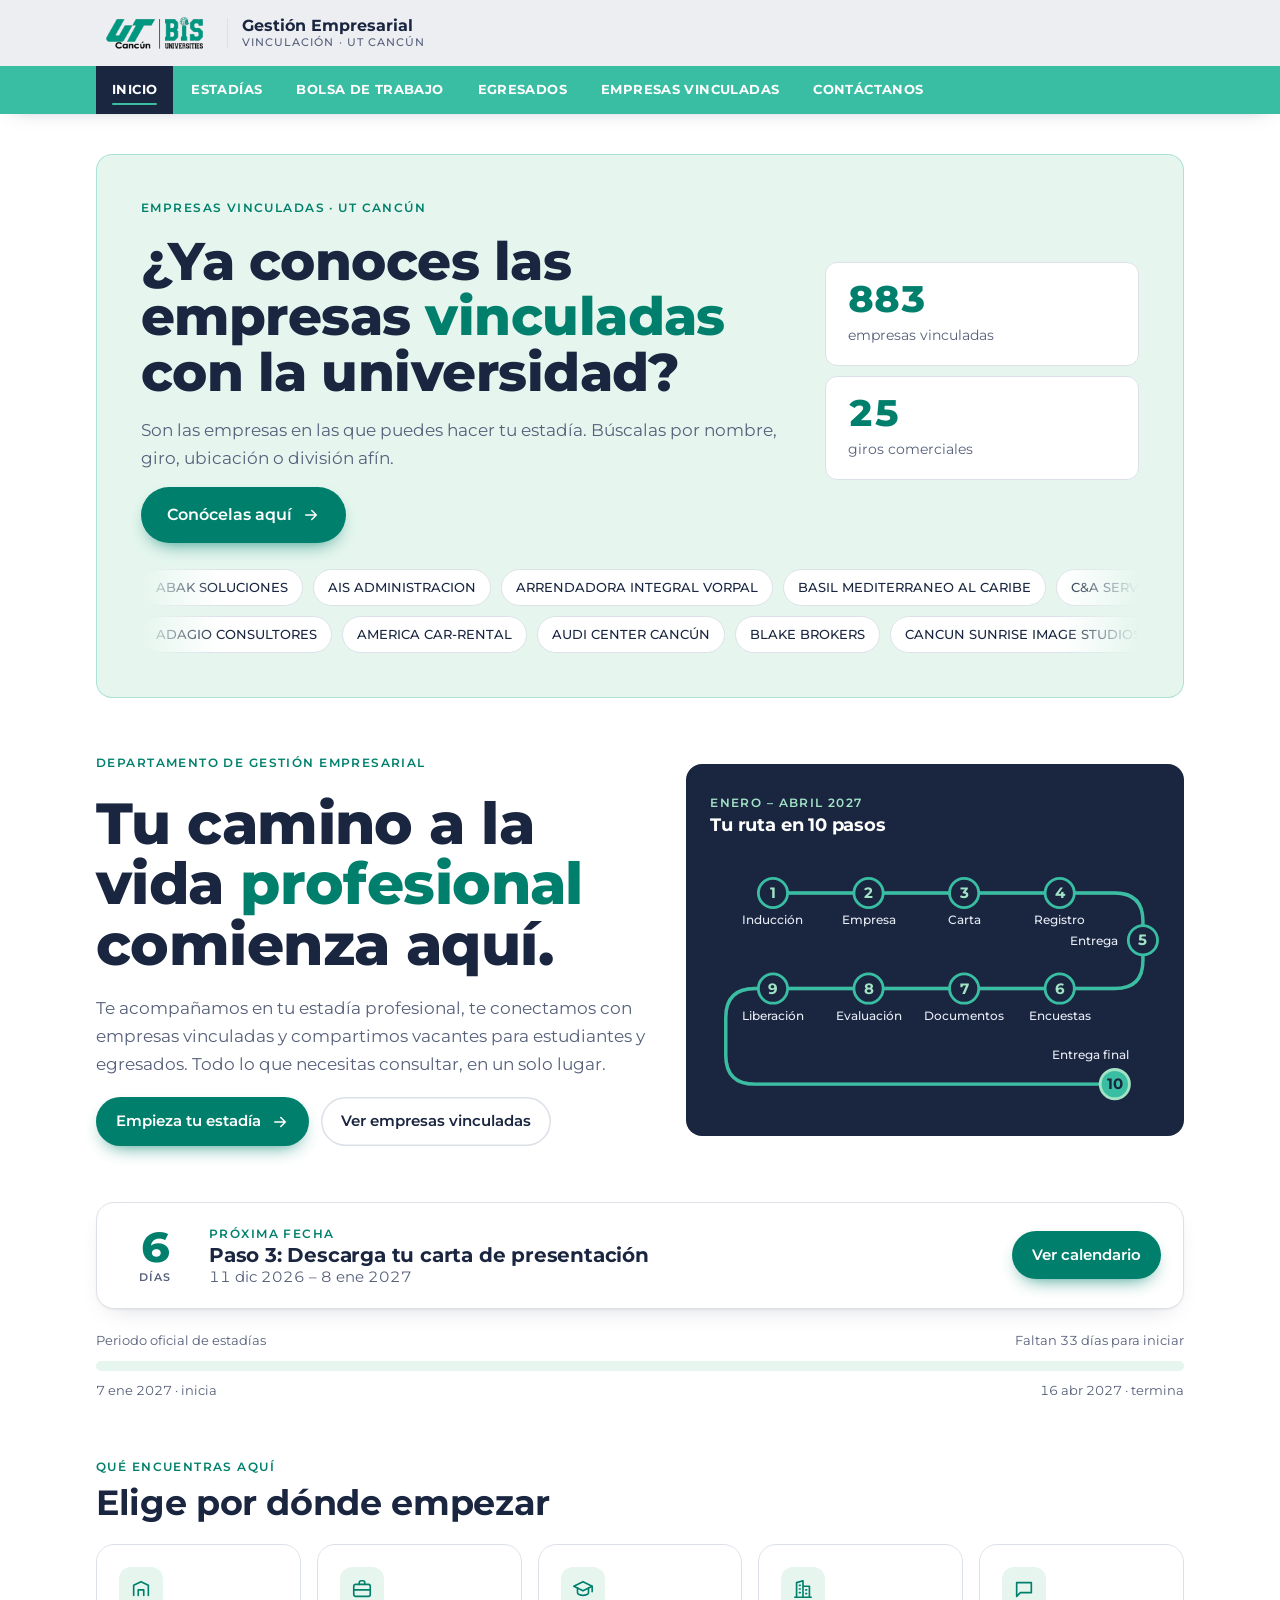
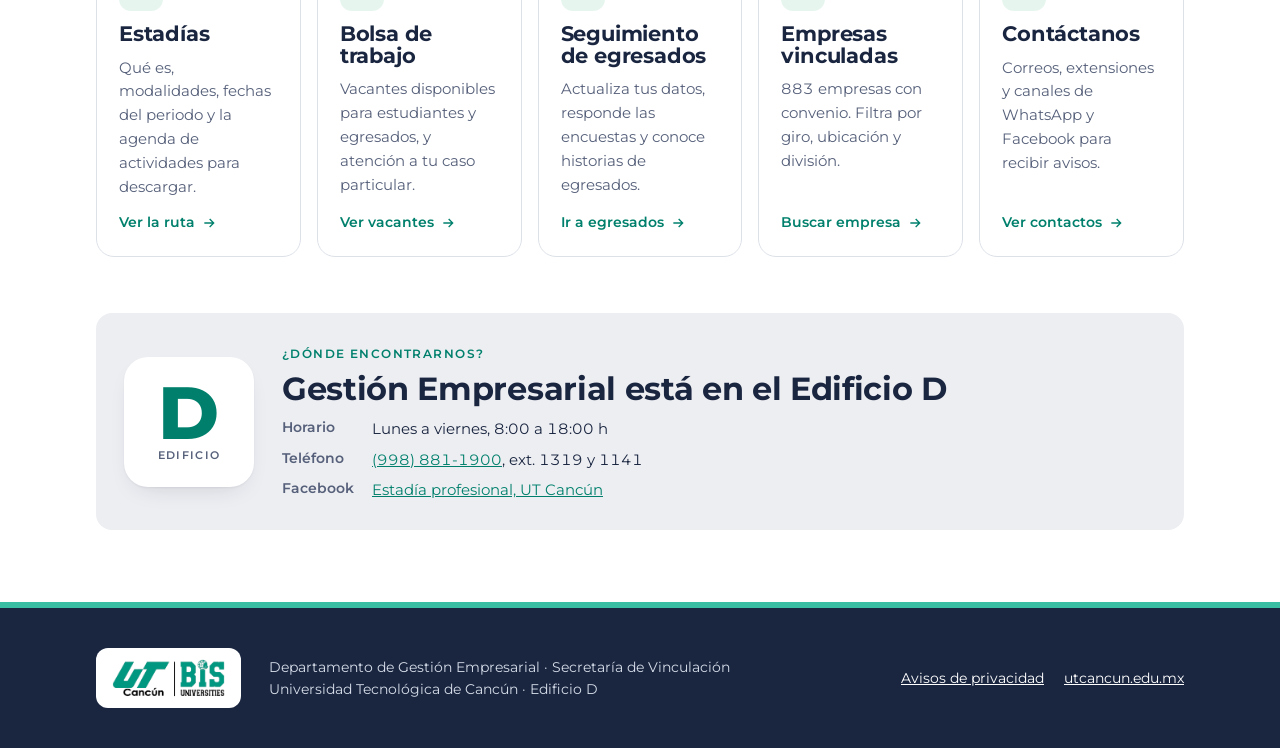
<file: index.html>
<!doctype html>
<html lang="es">
<head>
<meta charset="utf-8">
<meta name="viewport" content="width=device-width, initial-scale=1, viewport-fit=cover">
<title>Gestión Empresarial UT Cancún</title>
<meta name="description" content="Estadías profesionales, bolsa de trabajo y empresas vinculadas de la Universidad Tecnológica de Cancún.">
<link rel="preconnect" href="https://fonts.googleapis.com">
<link rel="preconnect" href="https://fonts.gstatic.com" crossorigin>
<link rel="stylesheet" href="https://fonts.googleapis.com/css2?family=Montserrat:wght@400;500;600;700;800&display=swap">
<link rel="icon" type="image/png" href="img/logo-ut-cancun.png">
<link rel="stylesheet" href="css/styles.css?v=202611171300">
</head>
<body>
<header class="top">
  <div class="bar"><div class="wrap">
    <a class="brand" href="#inicio" aria-label="Inicio, Gestión Empresarial UT Cancún">
      <span class="chip"><img src="img/logo-ut-cancun.png" alt="UT Cancún · BIS Universities"></span>
      <span class="dept">Gestión Empresarial<small>Vinculación · UT Cancún</small></span>
    </a>
    <button class="burger" id="burger" aria-label="Abrir menú" aria-expanded="false" aria-controls="nav"><span></span></button>
  </div></div>
  <div class="navbar"><div class="wrap">
    <nav class="nav" id="nav" aria-label="Principal">
      <a href="#inicio" data-nav="inicio">Inicio</a>
      <a href="#estadias" data-nav="estadias">Estadías</a>
      <a href="#bolsa" data-nav="bolsa">Bolsa de trabajo</a>
      <a href="#egresados" data-nav="egresados">Egresados</a>
      <a href="#empresas" data-nav="empresas">Empresas vinculadas</a>
      <a href="#contacto" data-nav="contacto">Contáctanos</a>
    </nav>
  </div></div>
</header>

<main id="main">

<!-- ================= INICIO ================= -->
<section class="view wrap" data-view="inicio">
  <div class="intro rise" style="--i:0">
    <div class="intro-top">
      <div class="intro-copy">
        <span class="eyebrow rise" style="--i:1">Empresas vinculadas · UT Cancún</span>
        <h1 class="rise" style="--i:2">¿Ya conoces las empresas <em>vinculadas</em> con la universidad?</h1>
        <p class="lead rise" style="--i:3">Son las empresas en las que puedes hacer tu estadía. Búscalas por nombre, giro, ubicación o división afín.</p>
        <a class="btn btn-primary rise" style="--i:4" href="#empresas">Conócelas aquí <svg viewBox="0 0 24 24" fill="none" stroke="currentColor" stroke-width="2" stroke-linecap="round"><path d="M5 12h14M13 6l6 6-6 6"/></svg></a>
      </div>
      <div class="intro-stats rise" style="--i:4">
        <div><b class="num" id="stEmp">0</b><span>empresas vinculadas</span></div>
        <div><b class="num" id="stGiro">0</b><span>giros comerciales</span></div>
      </div>
    </div>
    <div class="ticker rise" style="--i:5" aria-hidden="true"><div class="ticker-row" id="tick1"></div><div class="ticker-row rev" id="tick2" style="--dur:115s"></div></div>
  </div>

  <div class="section hero">
    <div class="hero-copy">
      <span class="eyebrow rise" style="--i:6">Departamento de Gestión Empresarial</span>
      <h2 class="hero-title rise" style="--i:7">Tu camino a la vida <em>profesional</em> comienza aquí.</h2>
      <p class="lead rise" style="--i:8">Te acompañamos en tu estadía profesional, te conectamos con empresas vinculadas y compartimos vacantes para estudiantes y egresados. Todo lo que necesitas consultar, en un solo lugar.</p>
      <div class="actions rise" style="--i:9">
        <a class="btn btn-primary" href="#estadias">Empieza tu estadía <svg viewBox="0 0 24 24" fill="none" stroke="currentColor" stroke-width="2" stroke-linecap="round"><path d="M5 12h14M13 6l6 6-6 6"/></svg></a>
        <a class="btn btn-ghost" href="#empresas">Ver empresas vinculadas</a>
      </div>
    </div>
    <div class="route-card rise" style="--i:8" aria-label="Tu ruta de estadía en 10 pasos">
      <span class="eyebrow">Enero – Abril 2027</span>
      <h3>Tu ruta en 10 pasos</h3>
      <svg class="route-svg" viewBox="0 0 400 236" role="img" aria-label="Inducción, empresa, carta, registro, entrega de carta, encuestas, documentos, evaluación, carta de liberación y entrega final">
        <path class="track" d="M56 40 H360 Q385 40 385 65 V100 Q385 125 360 125 H40 Q14 125 14 151 V184 Q14 210 40 210 H360"/>
        <path class="draw" d="M56 40 H360 Q385 40 385 65 V100 Q385 125 360 125 H40 Q14 125 14 151 V184 Q14 210 40 210 H360"/>
        <g id="stops"></g>
      </svg>
    </div>
  </div>

  <div class="section rise" style="--i:4">
    <div id="nextBox"></div>
    <div class="period">
      <div class="period-labels"><span>Periodo oficial de estadías</span><span class="num" id="periodTxt"></span></div>
      <div class="period-bar"><i id="periodFill"></i></div>
      <div class="period-labels num"><span>7 ene 2027 · inicia</span><span>16 abr 2027 · termina</span></div>
    </div>
  </div>

  <div class="section">
    <div class="section-head rise" style="--i:5">
      <span class="eyebrow">Qué encuentras aquí</span>
      <h2>Elige por dónde empezar</h2>
    </div>
    <div class="grid doors">
      <a class="door rise" style="--i:6" href="#estadias">
        <span class="ico"><svg viewBox="0 0 24 24" fill="none" stroke="currentColor" stroke-width="1.8" stroke-linecap="round" stroke-linejoin="round"><path d="M4 19V8l8-4 8 4v11"/><path d="M9 19v-6h6v6"/></svg></span>
        <h3>Estadías</h3><p>Qué es, modalidades, fechas del periodo y la agenda de actividades para descargar.</p>
        <span class="go">Ver la ruta <svg viewBox="0 0 24 24" fill="none" stroke="currentColor" stroke-width="2"><path d="M5 12h14M13 6l6 6-6 6"/></svg></span>
      </a>
      <a class="door rise" style="--i:7" href="#bolsa">
        <span class="ico"><svg viewBox="0 0 24 24" fill="none" stroke="currentColor" stroke-width="1.8" stroke-linecap="round" stroke-linejoin="round"><rect x="3" y="7" width="18" height="13" rx="2"/><path d="M9 7V5a2 2 0 0 1 2-2h2a2 2 0 0 1 2 2v2M3 13h18"/></svg></span>
        <h3>Bolsa de trabajo</h3><p>Vacantes disponibles para estudiantes y egresados, y atención a tu caso particular.</p>
        <span class="go">Ver vacantes <svg viewBox="0 0 24 24" fill="none" stroke="currentColor" stroke-width="2"><path d="M5 12h14M13 6l6 6-6 6"/></svg></span>
      </a>
      <a class="door rise" style="--i:8" href="#egresados">
        <span class="ico"><svg viewBox="0 0 24 24" fill="none" stroke="currentColor" stroke-width="1.8" stroke-linecap="round" stroke-linejoin="round"><path d="M2 9l10-5 10 5-10 5z"/><path d="M6 11v5c0 1.5 2.7 3 6 3s6-1.5 6-3v-5M22 9v6"/></svg></span>
        <h3>Seguimiento de egresados</h3><p>Actualiza tus datos, responde las encuestas y conoce historias de egresados.</p>
        <span class="go">Ir a egresados <svg viewBox="0 0 24 24" fill="none" stroke="currentColor" stroke-width="2"><path d="M5 12h14M13 6l6 6-6 6"/></svg></span>
      </a>
      <a class="door rise" style="--i:9" href="#empresas">
        <span class="ico"><svg viewBox="0 0 24 24" fill="none" stroke="currentColor" stroke-width="1.8" stroke-linecap="round" stroke-linejoin="round"><path d="M3 21h18M5 21V5l7-2v18M12 9h7v12"/><path d="M8 8h1M8 12h1M8 16h1M15 13h1M15 17h1"/></svg></span>
        <h3>Empresas vinculadas</h3><p><span class="num" id="countDoor">883</span> empresas con convenio. Filtra por giro, ubicación y división.</p>
        <span class="go">Buscar empresa <svg viewBox="0 0 24 24" fill="none" stroke="currentColor" stroke-width="2"><path d="M5 12h14M13 6l6 6-6 6"/></svg></span>
      </a>
      <a class="door rise" style="--i:10" href="#contacto">
        <span class="ico"><svg viewBox="0 0 24 24" fill="none" stroke="currentColor" stroke-width="1.8" stroke-linecap="round" stroke-linejoin="round"><path d="M4 5h16v11H8l-4 4z"/></svg></span>
        <h3>Contáctanos</h3><p>Correos, extensiones y canales de WhatsApp y Facebook para recibir avisos.</p>
        <span class="go">Ver contactos <svg viewBox="0 0 24 24" fill="none" stroke="currentColor" stroke-width="2"><path d="M5 12h14M13 6l6 6-6 6"/></svg></span>
      </a>
    </div>
  </div>

  <div class="section rise" style="--i:10">
    <div class="find">
      <div class="building" aria-hidden="true"><div>D<small>Edificio</small></div></div>
      <div>
        <span class="eyebrow">¿Dónde encontrarnos?</span>
        <h2 style="font-size:clamp(1.5rem,3vw,2rem);margin-top:6px">Gestión Empresarial está en el Edificio D</h2>
        <dl>
          <dt>Horario</dt><dd class="num">Lunes a viernes, 8:00 a 18:00&nbsp;h</dd>
          <dt>Teléfono</dt><dd class="num"><a href="tel:+529988811900">(998) 881-1900</a>, ext. 1319 y 1141</dd>
          <dt>Facebook</dt><dd><a href="https://www.facebook.com/EstadiaProfesionalUTCancun/" target="_blank" rel="noopener">Estadía profesional, UT Cancún</a></dd>
        </dl>
      </div>
    </div>
  </div>
</section>

<!-- ================= ESTADÍAS ================= -->
<section class="view wrap" data-view="estadias" hidden>
  <div class="page-hero">
    <span class="eyebrow rise" style="--i:0">Estadía profesional · Enero – Abril 2027</span>
    <h1 class="rise" style="--i:1">Aquí empieza tu viaje en la vida profesional.</h1>
    <p class="lead rise" style="--i:2">La estadía es tu práctica profesional: aplicas lo que aprendiste en el aula dentro de una empresa o dependencia real. Es el último paso antes de egresar, y no lo haces solo.</p>
  </div>

  <div class="section">
    <div class="stats">
      <div class="stat rise" style="--i:3"><b class="num">480&nbsp;h</b><span>en total (licenciatura e ingeniería). TSU:&nbsp;600&nbsp;h</span></div>
      <div class="stat rise" style="--i:4"><b class="num">8&nbsp;h</b><span>jornada máxima diaria</span></div>
      <div class="stat rise" style="--i:5"><b class="num">7 ene</b><span>inicia tu estadía</span></div>
      <div class="stat wine rise" style="--i:6"><b class="num">16 abr</b><span>termina tu estadía</span></div>
    </div>
  </div>

  <div class="section download rise" style="--i:7">
    <div class="doc" aria-hidden="true"></div>
    <div><h3>Agenda de Actividades de Estadía Profesional</h3><p>Los 10 pasos obligatorios, fechas, casos especiales y checklist del periodo enero–abril 2027.</p></div>
    <a class="btn btn-primary" id="agendaBtn" href="docs/Agenda-Estadias-ENE-ABR-2027.pdf" target="_blank" rel="noopener"><svg viewBox="0 0 24 24" fill="none" stroke="currentColor" stroke-width="2" stroke-linecap="round"><path d="M12 4v11M7 10l5 5 5-5M5 20h14"/></svg>Descargar agenda</a>
  </div>

  <div class="section">
    <div class="section-head"><span class="eyebrow">Elige tu modalidad</span><h2>Tres formas de hacer tu estadía</h2></div>
    <div class="grid g3">
      <div class="mode"><span class="k">01</span><h3>Estadía ordinaria</h3><p>En una empresa vinculada con convenio de colaboración con la UT Cancún.</p></div>
      <div class="mode"><span class="k">02</span><h3>Movilidad nacional o internacional</h3><p>En una empresa de otro estado o de otro país. Tiene requisitos y fechas propias.</p></div>
      <div class="mode alt"><span class="k">03</span><h3>Proyecto de investigación</h3><p>Incluye el Programa Delfín. Consulta los detalles con tu dirección de carrera.</p></div>
    </div>
  </div>

  <div class="section">
    <div class="section-head"><span class="eyebrow">Tu calendario</span><h2>La ruta, paso a paso</h2><p class="muted">Marcamos en verde lo que ya pasó y resaltamos el paso que sigue según la fecha de hoy.</p></div>
    <div class="timeline" id="timeline"></div>
    <p class="note">Si omites alguna de estas actividades, se registrará una sanción en tu expediente.</p>
  </div>

  <div class="section">
    <div class="section-head"><span class="eyebrow">Tu seguimiento</span><h2>¿Ya cumpliste con todo?</h2><p class="muted">Marca cada actividad conforme la completes. Se guarda solo en este navegador.</p></div>
    <div class="progress-row"><div class="period-bar"><i id="checkFill"></i></div><b class="num" id="checkTxt">0 de 11</b><button class="linkbtn" id="checkReset" type="button">Reiniciar</button></div>
    <div class="check" id="checklist"></div>
  </div>

  <div class="section">
    <div class="section-head"><span class="eyebrow">Formatos</span><h2>Lo que vas a necesitar</h2></div>
    <div class="forms" id="formList"></div>
  </div>

  <div class="section">
    <div class="section-head"><span class="eyebrow">¿Puedes exentar la memoria?</span><h2>Tres casos en los que aplica</h2><p class="muted">Aun si exentas la memoria, debes cumplir todas las actividades de la agenda.</p></div>
    <div class="grid g3">
      <div class="card"><h3 style="font-size:1.1rem">Certificación</h3><p class="muted" style="margin-top:6px">Verifica si aplica en tu división.</p></div>
      <div class="card"><h3 style="font-size:1.1rem">Excelencia académica</h3><p class="muted" style="margin-top:6px">Calificación mínima de 9.0.</p></div>
      <div class="card"><h3 style="font-size:1.1rem">Experiencia laboral</h3><p class="muted" style="margin-top:6px">Mínimo 2 años y cubrir los requisitos.</p></div>
    </div>
  </div>

  <div class="section">
    <div class="section-head"><span class="eyebrow">Casos especiales</span><h2>Si tu estadía no es la ordinaria</h2></div>
    <div class="grid" style="gap:10px">
      <details class="faq"><summary>¿Necesitas cambiar de empresa?</summary><div class="body"><ul>
        <li>Solo se permite 1 cambio, con fecha límite el <b>18 de enero</b>.</li>
        <li>La nueva empresa debe estar vinculada y tus horas inician desde cero.</li>
        <li>Registra los nuevos datos y entrega la carta de presentación firmada y sellada por la nueva empresa (repite los pasos 3, 4 y 5).</li>
        <li>Fuera de fecha, Gestión Empresarial evalúa tus motivos y tu dirección de carrera emite el memorándum.</li></ul></div></details>
      <details class="faq"><summary>¿Harás tu estadía en otro estado? (Movilidad Nacional)</summary><div class="body"><p>Aplica cuando te quedas a residir en la ciudad donde está la empresa.</p><ul>
        <li><b>Antes de iniciar:</b> verifica que la empresa tenga convenio; si no, tramítalo.</li>
        <li><b>Antes de iniciar:</b> llena la Solicitud de Movilidad Nacional y entrégala en Gestión Empresarial a más tardar el <b>18 de enero</b>.</li>
        <li><b>Por correo:</b> envía tu carta de presentación cuando la empresa la firme y selle.</li>
        <li><b>Al finalizar:</b> entrega en persona tu carta de presentación original, carta de liberación (con copias de ambas) y 2 fotos tamaño infantil.</li></ul></div></details>
      <details class="faq"><summary>¿Te vas de Movilidad Internacional?</summary><div class="body"><ul>
        <li>Verifica que Movilidad Internacional envíe a Gestión Empresarial el memorándum de aviso de inicio (con tus datos, lugar y periodo).</li>
        <li>Realiza los pasos 1, 4 y 7.</li>
        <li>Verifica que la Subdirección de Proyectos de Vinculación e Internacionalización (<a href="mailto:internacional@utcancun.edu.mx">internacional@utcancun.edu.mx</a>) envíe el memorándum de finalización.</li>
        <li>Al regresar, entrega en persona ese memorándum y 2 fotos tamaño infantil. Tienes 10 días hábiles después de tu llegada a Cancún.</li></ul></div></details>
      <details class="faq"><summary>Requisitos de las 2 fotos tamaño infantil</summary><div class="body"><ul>
        <li>Blanco y negro, papel mate autoadherible, con retoque y fondo blanco.</li>
        <li>Cara descubierta, camisa o blusa blanca y saco gris claro.</li>
        <li>Al reverso de ambas: nombre, matrícula y carrera.</li></ul></div></details>
    </div>
  </div>

  <div class="section">
    <div class="section-head"><span class="eyebrow">¿A quién acudo?</span><h2>Evita vueltas</h2><p class="muted">Identifica si tu trámite es académico o de Gestión Empresarial.</p></div>
    <div class="split">
      <div class="who acad"><h3>Académico</h3><p class="sub">Tu dirección de carrera o división</p><ol>
        <li>Asignación de asesor académico</li><li>Evaluación académica</li><li>Cédula de aprobación de memoria</li><li>Registro de tema de memoria</li><li>Modalidad de estadía profesional</li></ol></div>
      <div class="who ge"><h3>Gestión Empresarial</h3><p class="sub">Edificio D</p><ol>
        <li>Elegir empresa vinculada</li><li>Entrega de carta de presentación</li><li>Registro de la estadía profesional</li><li>Entrega de la carta de liberación</li><li>Algún percance con tu asesor empresarial o empresa</li></ol></div>
    </div>
  </div>
</section>

<!-- ================= BOLSA ================= -->
<section class="view wrap" data-view="bolsa" hidden>
  <div class="page-hero">
    <span class="eyebrow rise" style="--i:0">Bolsa de trabajo</span>
    <h1 class="rise" style="--i:1">Tu siguiente oportunidad puede estar aquí.</h1>
    <p class="lead rise" style="--i:2">Vacantes compartidas por empresas para estudiantes y egresados de la UT Cancún. Revisa los requisitos de cada una y postúlate por correo.</p>
  </div>

  <div class="section">
    <div class="result-meta"><div class="chips" id="vacChips" role="group" aria-label="Filtrar vacantes por división"></div><span id="vacCount"></span></div>
    <div class="grid g3" id="vacList"></div>
  </div>

  <div class="section cta-band rise" style="--i:3">
    <div><h3>¿Tienes un caso particular?</h3><p class="muted" style="margin-top:6px">Si buscas orientación sobre una vacante, tu CV o tu seguimiento como egresado, escríbenos y te atendemos de forma personal.</p></div>
    <a class="btn btn-wine" href="mailto:bolsadetrabajo@utcancun.edu.mx?subject=Atenci%C3%B3n%20a%20mi%20caso%20-%20Bolsa%20de%20trabajo"><svg viewBox="0 0 24 24" fill="none" stroke="currentColor" stroke-width="2" stroke-linecap="round" stroke-linejoin="round"><rect x="3" y="5" width="18" height="14" rx="2"/><path d="m3 7 9 6 9-6"/></svg>bolsadetrabajo@utcancun.edu.mx</a>
  </div>

  <div class="section rise" style="--i:4">
    <div class="find">
      <div class="building" aria-hidden="true"><div>D<small>Edificio</small></div></div>
      <div>
        <span class="eyebrow">¿Dónde encontrarnos?</span>
        <h2 style="font-size:clamp(1.5rem,3vw,2rem);margin-top:6px">Bolsa de trabajo, en Gestión Empresarial</h2>
        <dl>
          <dt>Ubicación</dt><dd>Edificio D, Departamento de Gestión Empresarial</dd>
          <dt>Horario</dt><dd class="num">Lunes a viernes, 8:00 a 16:00&nbsp;h</dd>
          <dt>Teléfono</dt><dd class="num"><a href="tel:+529988811900,1151">(998) 881-1900, ext. 1151</a></dd>
          <dt>Facebook</dt><dd><a href="https://www.facebook.com/EgresadosBolsadetrabajoUTCancun/" target="_blank" rel="noopener">Bolsa de Trabajo, UT Cancún</a></dd>
        </dl>
      </div>
    </div>
  </div>
</section>

<!-- ================= EMPRESAS ================= -->
<section class="view wrap" data-view="empresas" hidden>
  <div class="page-hero">
    <span class="eyebrow rise" style="--i:0">Empresas vinculadas · actualizado al <span data-fecha-lista>6 de julio de 2026</span></span>
    <h1 class="rise" style="--i:1">Encuentra la empresa para tu estadía.</h1>
  </div>

  <div class="section" style="margin-top:24px">
    <div class="notice rise" style="--i:2">
      <svg viewBox="0 0 24 24" fill="none" stroke="currentColor" stroke-width="2" stroke-linecap="round"><circle cx="12" cy="12" r="9"/><path d="M12 8v5M12 16.5v.01"/></svg>
      <p><b>Solo puedes hacer tu estadía en las empresas de esta lista.</b> Antes de elegir, verifica que el área donde estarás tenga relación con tu carrera.</p>
    </div>
    <div class="unlinked rise" style="--i:3">
      <div><h3>¿La empresa que quieres no está vinculada?</h3><p>Conoce el proceso para solicitar el convenio.</p></div>
      <a class="btn" href="#vincular">Ver el proceso <svg viewBox="0 0 24 24" fill="none" stroke="currentColor" stroke-width="2" stroke-linecap="round"><path d="M5 12h14M13 6l6 6-6 6"/></svg></a>
    </div>

    <div class="tools rise" style="--i:4" role="search">
      <div class="tools-row">
        <div class="field"><label for="q">Buscar</label><input id="q" type="search" placeholder="Nombre o actividad, p. ej. hotel, software, contable" autocomplete="off"></div>
        <div class="field"><label for="fGiro">Giro</label><select id="fGiro"><option value="">Todos los giros</option></select></div>
        <div class="field"><label for="fUbi">Ubicación</label><select id="fUbi"><option value="">Todas las ubicaciones</option></select></div>
      </div>
      <div class="chips" id="divChips" role="group" aria-label="Filtrar por división afín"></div>
    </div>

    <div class="result-meta"><span id="resCount"></span><button class="linkbtn" id="clearF" type="button">Limpiar filtros</button></div>
    <div class="co-list" id="coList"></div>
    <button class="btn btn-ghost more" id="moreBtn" type="button">Ver más empresas</button>
    <p class="note">La división afín y la ubicación son una guía calculada a partir del nombre y la actividad comercial de cada empresa. Confirma con tu dirección de carrera que el área se relacione con tu carrera. Si la empresa de tu registro no aparece, aún no concluye su proceso de vinculación.</p>
  </div>
</section>

<!-- ================= VINCULAR ================= -->
<section class="view wrap" data-view="vincular" hidden>
  <a class="back rise" style="--i:0" href="#empresas"><svg viewBox="0 0 24 24" fill="none" stroke="currentColor" stroke-width="2"><path d="M19 12H5M11 6l-6 6 6 6"/></svg>Volver a empresas vinculadas</a>
  <div class="page-hero" style="margin-top:18px">
    <span class="eyebrow rise" style="--i:1">Vinculación de empresas nuevas</span>
    <h1 class="rise" style="--i:2">¿Tu empresa no tiene convenio? Así se tramita.</h1>
    <p class="lead rise" style="--i:3">Consigue los datos de Recursos Humanos de la empresa y captura la solicitud. Nosotros nos encargamos del contacto y del convenio.</p>
  </div>

  <div class="section window rise" style="--i:4">
    <b class="num">26 oct – 13 nov 2026</b><span>Periodo de solicitud de vinculación de empresas nuevas</span>
  </div>

  <div class="section">
    <ol class="flow">
      <li class="rise" style="--i:5"><span class="n">1</span><p>Capturas los datos de la empresa<small>En la Solicitud de Vinculación Empresarial</small></p></li>
      <li class="rise" style="--i:6"><span class="n">2</span><p>Gestión Empresarial la contacta<small>Le enviamos por correo los requisitos</small></p></li>
      <li class="rise" style="--i:7"><span class="n">3</span><p>La empresa envía documentos a Jurídico<small>Tiene 5 días hábiles</small></p></li>
      <li class="rise" style="--i:8"><span class="n">4</span><p>Jurídico elabora el convenio</p></li>
      <li class="rise" style="--i:9"><span class="n">5</span><p>Firma la empresa<small>Apoderado legal y testigo, en 5 días hábiles</small></p></li>
      <li class="rise" style="--i:10"><span class="n">6</span><p>3 juegos impresos y firmas de la UT</p></li>
      <li class="rise" style="--i:11"><span class="n">7</span><p>Se notifica a la empresa la entrega del convenio</p></li>
    </ol>
  </div>

  <div class="section notice">
    <svg viewBox="0 0 24 24" fill="none" stroke="currentColor" stroke-width="2" stroke-linecap="round"><circle cx="12" cy="12" r="9"/><path d="M12 8v5M12 16.5v.01"/></svg>
    <p>Si la empresa no firma el convenio en 5 días hábiles después de elaborado, <b>deberás elegir una empresa de la lista de vinculadas</b>.</p>
  </div>

  <div class="section actions">
    <a class="btn btn-primary" href="http://201.134.180.251:8080/encuestas/index.php/181274?lang=es-MX" target="_blank" rel="noopener">Llenar Solicitud de Vinculación <svg viewBox="0 0 24 24" fill="none" stroke="currentColor" stroke-width="2"><path d="M7 17 17 7M9 7h8v8"/></svg></a>
    <a class="btn btn-ghost" href="#contacto">Dudas sobre convenios</a>
  </div>
</section>

<!-- ================= SEGUIMIENTO DE EGRESADOS ================= -->
<section class="view wrap" data-view="egresados" hidden>
  <div class="page-hero">
    <span class="eyebrow rise" style="--i:0">Seguimiento de egresados</span>
    <h1 class="rise" style="--i:1">Egresas, pero sigues siendo parte de la UT.</h1>
    <p class="lead rise" style="--i:2">Mantén tus datos actualizados, responde las encuestas institucionales y conoce las historias de egresadas y egresados de la UT Cancún.</p>
  </div>

  <div class="section">
    <div class="section-head rise" style="--i:3"><span class="eyebrow">Tus datos</span><h2>Registro y actualización de datos</h2><p class="muted">Con tus datos al día podemos contactarte, compartirte vacantes y darte seguimiento.</p></div>
    <div class="forms rise" style="--i:4" id="egrDatos"></div>
  </div>

  <div class="section">
    <div class="section-head rise" style="--i:5"><span class="eyebrow">Tu opinión cuenta</span><h2>Encuestas de satisfacción</h2></div>
    <div class="forms rise" style="--i:6" id="egrSatisf"></div>
  </div>

  <div class="section">
    <div class="section-head rise" style="--i:7"><span class="eyebrow">Egresados de éxito</span><h2>Historias que inspiran</h2></div>
    <div class="grid videos" id="egrCapsulas"></div>
    <div class="actions rise" style="--i:14">
      <a class="btn btn-primary" id="egrPlaylist" href="https://www.youtube.com/playlist?list=PLQZ0N-XiuCKG64-ivedSlefxiGqpRBtNX" target="_blank" rel="noopener">Ver todos los egresados <svg viewBox="0 0 24 24" fill="none" stroke="currentColor" stroke-width="2"><path d="M7 17 17 7M9 7h8v8"/></svg></a>
    </div>
  </div>

  <div class="section">
    <div class="section-head rise" style="--i:12"><span class="eyebrow">Beneficios UT</span><h2>Conoce los beneficios por ser parte de la comunidad UT</h2><p class="muted">Descuentos y tarifas preferenciales con empresas aliadas. Presenta tu credencial de la universidad y consulta las condiciones y la vigencia en cada cartel.</p></div>
    <div class="grid benef-grid" id="benefList"></div>
  </div>

  <div class="section">
    <div class="section-head rise" style="--i:12"><span class="eyebrow">Mantente en contacto</span><h2>Síguenos y entérate primero</h2></div>
    <div class="grid g3">
      <a class="door rise" style="--i:13" href="https://www.facebook.com/aseutcancun/?fref=ts" target="_blank" rel="noopener">
        <span class="ico"><svg viewBox="0 0 24 24" fill="none" stroke="currentColor" stroke-width="1.8" stroke-linecap="round" stroke-linejoin="round"><rect x="3" y="5" width="18" height="16" rx="2"/><path d="M3 10h18M8 3v4M16 3v4"/></svg></span>
        <h3>Eventos con egresados</h3><p>Encuentros, reuniones y actividades para la comunidad de egresados, en Facebook.</p>
        <span class="go">Ver eventos <svg viewBox="0 0 24 24" fill="none" stroke="currentColor" stroke-width="2"><path d="M7 17 17 7M9 7h8v8"/></svg></span>
      </a>
      <a class="door rise" style="--i:14" href="https://www.facebook.com/EgresadosBolsadetrabajoUTCancun/" target="_blank" rel="noopener">
        <span class="ico"><svg viewBox="0 0 24 24" fill="none" stroke="currentColor" stroke-width="1.8" stroke-linecap="round" stroke-linejoin="round"><path d="M15 3h-3a4 4 0 0 0-4 4v3H6v4h2v7h4v-7h3l1-4h-4V7a1 1 0 0 1 1-1h3z"/></svg></span>
        <h3>Facebook de Bolsa de Trabajo</h3><p>Vacantes y avisos para egresados de la UT Cancún.</p>
        <span class="go">Ir a Facebook <svg viewBox="0 0 24 24" fill="none" stroke="currentColor" stroke-width="2"><path d="M7 17 17 7M9 7h8v8"/></svg></span>
      </a>
      <a class="door rise" style="--i:15" href="#bolsa">
        <span class="ico"><svg viewBox="0 0 24 24" fill="none" stroke="currentColor" stroke-width="1.8" stroke-linecap="round" stroke-linejoin="round"><rect x="3" y="7" width="18" height="13" rx="2"/><path d="M9 7V5a2 2 0 0 1 2-2h2a2 2 0 0 1 2 2v2M3 13h18"/></svg></span>
        <h3>Vacantes disponibles</h3><p>Consulta las vacantes publicadas y postúlate por correo.</p>
        <span class="go">Ver vacantes <svg viewBox="0 0 24 24" fill="none" stroke="currentColor" stroke-width="2"><path d="M5 12h14M13 6l6 6-6 6"/></svg></span>
      </a>
    </div>
  </div>

  <div class="section cta-band rise" style="--i:16">
    <div><h3>¿Eres egresado y necesitas apoyo?</h3><p class="muted" style="margin-top:6px">Lic. Javier Castillo · Seguimiento de Egresados y Bolsa de Trabajo · Edificio D · <span class="num">(998)&nbsp;881-1900 ext.&nbsp;1151</span></p></div>
    <a class="btn btn-wine" href="mailto:bolsadetrabajo@utcancun.edu.mx?subject=Seguimiento%20de%20egresados"><svg viewBox="0 0 24 24" fill="none" stroke="currentColor" stroke-width="2" stroke-linecap="round" stroke-linejoin="round"><rect x="3" y="5" width="18" height="14" rx="2"/><path d="m3 7 9 6 9-6"/></svg>bolsadetrabajo@utcancun.edu.mx</a>
  </div>
</section>

<!-- ================= CONTACTO ================= -->
<section class="view wrap" data-view="contacto" hidden>
  <div class="page-hero">
    <span class="eyebrow rise" style="--i:0">Contáctanos</span>
    <h1 class="rise" style="--i:1">Estamos para acompañarte.</h1>
    <p class="lead rise" style="--i:2">Toca un correo para escribirnos o un teléfono para llamar. Únete a nuestros canales para recibir avisos y fechas directo en tu celular.</p>
  </div>

  <div class="section">
    <div class="section-head"><span class="eyebrow">Canales de difusión</span><h2>Escanea y síguenos</h2></div>
    <div class="split">
      <div class="qr-group"><h3>Estadías profesionales</h3><div class="grid" style="grid-template-columns:repeat(auto-fit,minmax(min(100%,170px),1fr))">
        <a class="qr" href="https://whatsapp.com/channel/0029VbDNn4t7DAWvRyyTvk1N" target="_blank" rel="noopener" style="--c:var(--green-ink)"><img src="img/qr-whatsapp-estadias.png" alt="Código QR del canal de WhatsApp Estadías Profesionales"><span class="kind">Canal de WhatsApp</span><b>Estadías Profesionales-UT Cancún</b></a>
        <a class="qr" href="https://www.facebook.com/EstadiaProfesionalUTCancun/" target="_blank" rel="noopener" style="--c:var(--navy)"><img src="img/qr-facebook-estadias.png" alt="Código QR de la página de Facebook Estadía profesional"><span class="kind">Página de Facebook</span><b>Estadía profesional, UT Cancún</b></a>
      </div></div>
      <div class="qr-group"><h3>Bolsa de trabajo y egresados</h3><div class="grid" style="grid-template-columns:repeat(auto-fit,minmax(min(100%,170px),1fr))">
        <a class="qr" href="https://whatsapp.com/channel/0029VbEBJiLK5cDJkH0aim00" target="_blank" rel="noopener" style="--c:var(--green-ink)"><img src="img/qr-whatsapp-bolsa.png" alt="Código QR del canal de WhatsApp Bolsa de Trabajo"><span class="kind">Canal de WhatsApp</span><b>Bolsa de Trabajo-UT Cancún</b></a>
        <a class="qr" href="https://www.facebook.com/EgresadosBolsadetrabajoUTCancun/" target="_blank" rel="noopener" style="--c:var(--navy)"><img src="img/qr-facebook-bolsa.png" alt="Código QR de la página de Facebook Bolsa de Trabajo"><span class="kind">Página de Facebook</span><b>Bolsa de Trabajo, UT Cancún</b></a>
      </div></div>
    </div>
  </div>

  <div class="section">
    <div class="section-head"><span class="eyebrow">Departamento de Gestión Empresarial · Edificio D</span><h2>Estadías, bolsa de trabajo y convenios</h2><p class="muted num">Horario de 8:00 a 18:00&nbsp;h · Tel. (998) 881-1900, ext. 1319 y 1141</p></div>
    <div class="grid g3" id="peopleGE"></div>
  </div>

  <div class="section">
    <div class="section-head"><span class="eyebrow">Divisiones académicas</span><h2>Contactos de tu división</h2></div>
    <div class="grid g4" id="peopleDiv"></div>
  </div>
</section>

<!-- ================= AVISOS DE PRIVACIDAD ================= -->
<section class="view wrap" data-view="privacidad" hidden>
  <div class="page-hero">
    <span class="eyebrow rise" style="--i:0">Protección de datos personales</span>
    <h1 class="rise" style="--i:1">Avisos de privacidad</h1>
    <p class="lead rise" style="--i:2">Conoce para qué utiliza el Departamento de Gestión Empresarial los datos personales que recaba en cada una de sus actividades.</p>
  </div>
  <div class="section">
    <div class="result-meta priv-meta"><span class="num">6 avisos</span><button class="linkbtn" id="privToggle" type="button">Abrir todos</button></div>
    <div class="grid priv-list">
      <details class="faq priv rise" style="--i:3" id="aviso-1">
        <summary><span class="priv-head"><span class="priv-n num">1</span><span><small>Aviso de privacidad</small>Plática de inducción de estadía profesional</span></span></summary>
        <div class="body"><p>La Universidad Tecnológica de Cancún BIS, por conducto del Departamento de Gestión Empresarial, es responsable del tratamiento de los datos personales recabados para la organización y el seguimiento de las actividades relacionadas con la estadía profesional. Estos datos se utilizan para verificar la vigencia de los derechos de las y los estudiantes ante el Instituto Mexicano del Seguro Social (IMSS), así como para atender los trámites y procedimientos administrativos relacionados con dicha actividad.</p></div>
      </details>
      <details class="faq priv rise" style="--i:4" id="aviso-2">
        <summary><span class="priv-head"><span class="priv-n num">2</span><span><small>Aviso de privacidad</small>Seguimiento de encuestas a egresadas y egresados</span></span></summary>
        <div class="body"><p>La Universidad Tecnológica de Cancún BIS, por conducto del Departamento de Gestión Empresarial, es responsable del tratamiento de los datos personales recabados para contactar a las personas egresadas y dar seguimiento a las encuestas institucionales correspondientes. La información necesaria para el análisis y la elaboración de estadísticas institucionales podrá compartirse con el Departamento de Estadística de la Universidad, para los fines relacionados con sus atribuciones.</p></div>
      </details>
      <details class="faq priv rise" style="--i:5" id="aviso-3">
        <summary><span class="priv-head"><span class="priv-n num">3</span><span><small>Aviso de privacidad</small>Difusión de currículums para vacantes laborales</span></span></summary>
        <div class="body"><p>La Universidad Tecnológica de Cancún BIS, por conducto del Departamento de Gestión Empresarial, es responsable del tratamiento de los datos personales contenidos en los currículums vitae recibidos para actividades de vinculación laboral. Dichos documentos podrán compartirse con la empresa que haya remitido la vacante correspondiente, exclusivamente para que evalúe la candidatura y, en su caso, establezca contacto con la persona postulante, conforme a las autorizaciones y disposiciones aplicables en materia de protección de datos personales.</p></div>
      </details>
      <details class="faq priv rise" style="--i:6" id="aviso-4">
        <summary><span class="priv-head"><span class="priv-n num">4</span><span><small>Aviso de privacidad</small>Cápsula audiovisual de personas egresadas</span></span></summary>
        <div class="body"><p>La Universidad Tecnológica de Cancún BIS, por conducto del Departamento de Gestión Empresarial, es responsable del tratamiento de los datos personales recabados para la elaboración y difusión de cápsulas audiovisuales sobre las experiencias, testimonios y trayectorias profesionales de las personas egresadas. Estos materiales podrán difundirse a través de los medios y las redes sociales institucionales, de conformidad con las autorizaciones correspondientes y la normativa aplicable en materia de protección de datos personales.</p></div>
      </details>
      <details class="faq priv rise" style="--i:7" id="aviso-5">
        <summary><span class="priv-head"><span class="priv-n num">5</span><span><small>Aviso de privacidad</small>Visitas empresariales</span></span></summary>
        <div class="body"><p>La Universidad Tecnológica de Cancún BIS, por conducto del Departamento de Gestión Empresarial, es responsable del tratamiento de los datos personales recabados para la organización, coordinación y seguimiento de las visitas académicas a empresas e instituciones. La información se utiliza para verificar la vigencia de los derechos de las y los estudiantes ante el Instituto Mexicano del Seguro Social (IMSS), así como para identificar a las personas asistentes y atender los requerimientos administrativos y de organización de la actividad. Cuando resulte necesario, los datos de las y los asistentes podrán compartirse con la empresa o institución receptora para fines de registro, control de acceso y coordinación de la visita, conforme a la normativa aplicable.</p></div>
      </details>
      <details class="faq priv rise" style="--i:8" id="aviso-6">
        <summary><span class="priv-head"><span class="priv-n num">6</span><span><small>Aviso de privacidad</small>Convenios de colaboración</span></span></summary>
        <div class="body"><p>La Universidad Tecnológica de Cancún BIS, por conducto del Departamento de Gestión Empresarial, es responsable del tratamiento de los datos personales recabados durante la gestión, revisión y formalización de convenios de colaboración con empresas e instituciones. La información y documentación correspondiente podrán compartirse con la Dirección Jurídica de la Universidad, exclusivamente para la revisión, elaboración y validación de los instrumentos jurídicos necesarios para formalizar dichos convenios.</p></div>
      </details>
    </div>
  </div>
</section>
</main>

<footer>
  <div class="wrap">
    <span class="chip"><img src="img/logo-ut-cancun.png" alt="UT Cancún · BIS Universities"></span>
    <p>Departamento de Gestión Empresarial · Secretaría de Vinculación<br>Universidad Tecnológica de Cancún · Edificio D</p>
    <p class="foot-links"><a href="#privacidad">Avisos de privacidad</a><a href="https://utcancun.edu.mx/" target="_blank" rel="noopener">utcancun.edu.mx</a></p>
  </div>
</footer>
<dialog class="lightbox" id="lightbox" aria-label="Cartel de la vacante">
  <button class="lb-close" id="lbClose" type="button" aria-label="Cerrar cartel"><svg viewBox="0 0 24 24" fill="none" stroke="currentColor" stroke-width="2.2" stroke-linecap="round"><path d="M6 6l12 12M18 6 6 18"/></svg></button>
  <img id="lbImg" alt="">
  <p id="lbCap"></p>
</dialog>
<div class="celebrate" id="celebrate" hidden role="dialog" aria-modal="true" aria-labelledby="celTitle" aria-describedby="celText">
  <canvas class="fireworks" id="fireworks" aria-hidden="true"></canvas>
  <div class="cel-card">
    <div class="cel-badge" aria-hidden="true"><svg viewBox="0 0 52 52"><circle cx="26" cy="26" r="23"/><path d="M15 27.5l7.5 7.5L37.5 19"/></svg></div>
    <span class="eyebrow">Estadía profesional</span>
    <h2 id="celTitle">¡Felicidades!</h2>
    <p id="celText">Completaste todas las actividades de tu checklist de estadía. ¡Mucho éxito en esta nueva etapa profesional!</p>
    <button class="btn btn-primary" id="celClose" type="button">Cerrar</button>
  </div>
</div>
<div class="toast" id="toast" role="status" aria-live="polite"></div>

<script src="js/datos.js?v=202611171300"></script>
<script src="js/empresas.js?v=202611171300"></script>
<script src="js/app.js?v=202611171300"></script>
</body>
</html>
</file>
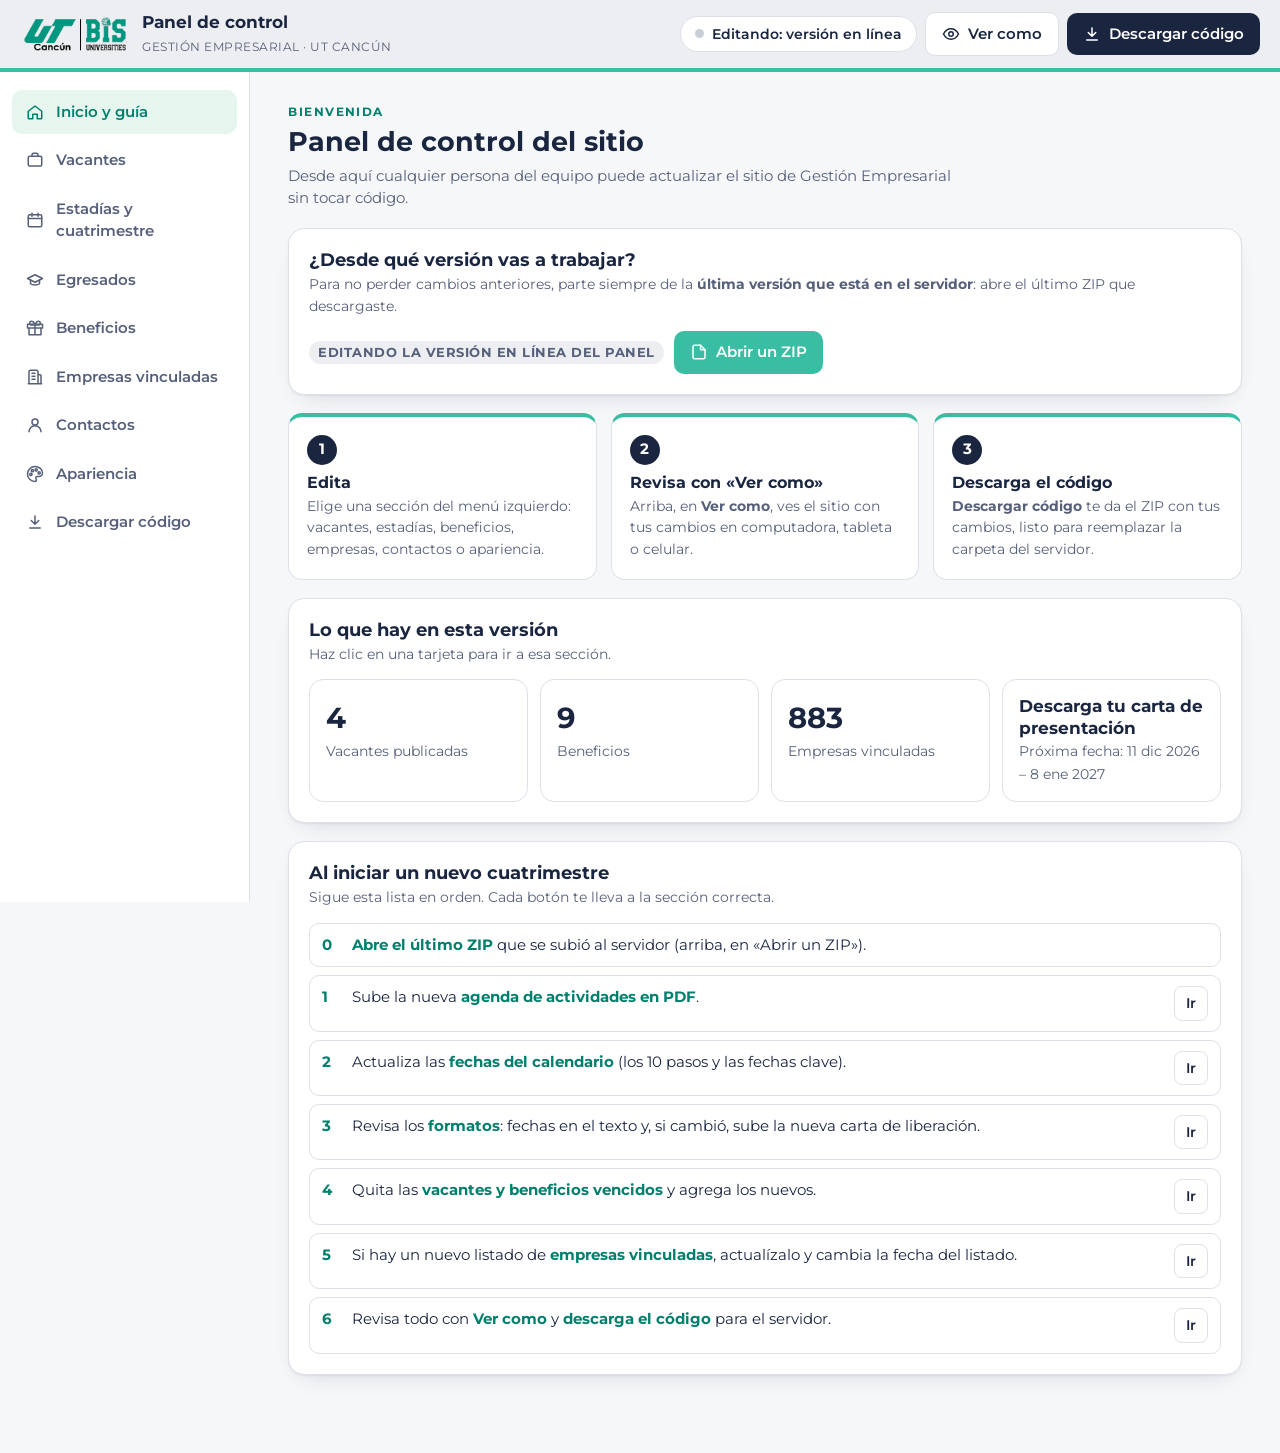
<file: panel/index.html>
<!doctype html>
<html lang="es">
<head>
<meta charset="utf-8">
<meta name="viewport" content="width=device-width, initial-scale=1">
<meta name="robots" content="noindex, nofollow">
<title>Panel de control · Gestión Empresarial</title>
<link rel="preconnect" href="https://fonts.googleapis.com">
<link rel="preconnect" href="https://fonts.gstatic.com" crossorigin>
<link rel="stylesheet" href="https://fonts.googleapis.com/css2?family=Montserrat:wght@400;500;600;700;800&display=swap">
<link rel="icon" type="image/png" href="../img/logo-ut-cancun.png">
<link rel="stylesheet" href="panel.css">
</head>
<body>

<header class="top">
  <div class="brand">
    <img src="../img/logo-ut-cancun.png" alt="UT Cancún" id="brandLogo">
    <div><b>Panel de control</b><small>Gestión Empresarial · UT Cancún</small></div>
  </div>
  <div class="top-actions">
    <button class="status" id="statusBtn" type="button"><i></i><span>Cargando…</span></button>
    <button class="btn ghost" id="previewBtn" type="button"><svg viewBox="0 0 24 24"><path d="M2 12s3.5-7 10-7 10 7 10 7-3.5 7-10 7S2 12 2 12Z"/><circle cx="12" cy="12" r="3"/></svg>Ver como</button>
    <button class="btn navy" id="downloadBtn" type="button"><svg viewBox="0 0 24 24"><path d="M12 4v11M7 10l5 5 5-5M5 20h14"/></svg>Descargar código <span class="count" id="pendingCount" hidden>0</span></button>
  </div>
</header>

<div class="layout">
  <nav class="side" id="side" aria-label="Secciones del panel">
    <button data-go="inicio" class="on"><svg viewBox="0 0 24 24"><path d="M3 11 12 4l9 7v9a1 1 0 0 1-1 1h-5v-6H9v6H4a1 1 0 0 1-1-1z"/></svg>Inicio y guía</button>
    <button data-go="vacantes"><svg viewBox="0 0 24 24"><rect x="3" y="7" width="18" height="13" rx="2"/><path d="M8 7V5a2 2 0 0 1 2-2h4a2 2 0 0 1 2 2v2"/></svg>Vacantes</button>
    <button data-go="cuatri"><svg viewBox="0 0 24 24"><rect x="3" y="5" width="18" height="16" rx="2"/><path d="M3 10h18M8 3v4M16 3v4"/></svg>Estadías y cuatrimestre</button>
    <button data-go="egresados"><svg viewBox="0 0 24 24"><path d="M22 10 12 5 2 10l10 5 10-5Z"/><path d="M6 12v5c3 2 9 2 12 0v-5"/></svg>Egresados</button>
    <button data-go="beneficios"><svg viewBox="0 0 24 24"><path d="M20 12v9H4v-9M2 7h20v5H2zM12 21V7M12 7S10 3 7.5 3a2.5 2.5 0 0 0 0 5H12m0-1s2-4 4.5-4a2.5 2.5 0 0 1 0 5H12"/></svg>Beneficios</button>
    <button data-go="empresas"><svg viewBox="0 0 24 24"><path d="M4 21V5a2 2 0 0 1 2-2h8a2 2 0 0 1 2 2v16M16 9h3a1 1 0 0 1 1 1v11M3 21h18M8 7h4M8 11h4M8 15h4"/></svg>Empresas vinculadas</button>
    <button data-go="contactos"><svg viewBox="0 0 24 24"><circle cx="12" cy="8" r="4"/><path d="M4 21a8 8 0 0 1 16 0"/></svg>Contactos</button>
    <button data-go="apariencia"><svg viewBox="0 0 24 24"><circle cx="13.5" cy="6.5" r="1.5"/><circle cx="17.5" cy="10.5" r="1.5"/><circle cx="8.5" cy="7.5" r="1.5"/><circle cx="6.5" cy="12.5" r="1.5"/><path d="M12 2a10 10 0 1 0 0 20c1.1 0 2-.9 2-2 0-.5-.2-1-.5-1.3-.3-.4-.5-.8-.5-1.3 0-1.1.9-2 2-2h2.3A4.7 4.7 0 0 0 22 10.7C22 5.9 17.5 2 12 2Z"/></svg>Apariencia</button>
    <button data-go="publicar"><svg viewBox="0 0 24 24"><path d="M12 4v11M7 10l5 5 5-5M5 20h14"/></svg>Descargar código</button>
  </nav>

  <main id="main">
    <div class="loading" id="loading"><span class="spin"></span>Cargando la información del sitio…</div>
    <section class="view" data-view="inicio" hidden></section>
    <section class="view" data-view="vacantes" hidden></section>
    <section class="view" data-view="cuatri" hidden></section>
    <section class="view" data-view="egresados" hidden></section>
    <section class="view" data-view="beneficios" hidden></section>
    <section class="view" data-view="empresas" hidden></section>
    <section class="view" data-view="contactos" hidden></section>
    <section class="view" data-view="apariencia" hidden></section>
    <section class="view" data-view="publicar" hidden></section>
  </main>
</div>

<!-- Formulario genérico -->
<dialog class="modal" id="formDlg">
  <form method="dialog" id="formEl">
    <header><h2 id="formTitle">Editar</h2><button class="x" type="button" data-close aria-label="Cerrar">×</button></header>
    <div class="modal-body" id="formBody"></div>
    <footer><button class="btn ghost" type="button" data-close>Cancelar</button><button class="btn green" type="submit" id="formOk">Guardar</button></footer>
  </form>
</dialog>

<!-- Confirmación -->
<dialog class="modal small" id="confirmDlg">
  <form method="dialog">
    <header><h2 id="confirmTitle">¿Seguro?</h2></header>
    <div class="modal-body"><p id="confirmText"></p></div>
    <footer><button class="btn ghost" value="no">Cancelar</button><button class="btn danger" value="yes" id="confirmOk">Sí, continuar</button></footer>
  </form>
</dialog>

<!-- Ver como -->
<div class="preview" id="preview" hidden>
  <div class="preview-bar">
    <b>Ver como</b>
    <span class="hint">Así se verá el sitio con tus cambios. Nada cambia en el servidor hasta que subas el ZIP.</span>
    <span style="flex:1"></span>
    <label class="sel">Sección
      <select id="pvSection">
        <option value="inicio">Inicio</option><option value="estadias">Estadías</option><option value="bolsa">Bolsa de trabajo</option>
        <option value="egresados">Egresados</option><option value="empresas">Empresas vinculadas</option><option value="contacto">Contáctanos</option>
      </select>
    </label>
    <div class="seg" id="pvDevice" role="group" aria-label="Tamaño de pantalla">
      <button type="button" data-w="100%" class="on">Computadora</button><button type="button" data-w="820px">Tableta</button><button type="button" data-w="390px">Celular</button>
    </div>
    <button class="btn ghost" type="button" id="pvReload">Actualizar</button>
    <button class="btn navy" type="button" id="pvClose">Cerrar</button>
  </div>
  <div class="preview-stage"><iframe id="pvFrame" title="Vista previa del sitio"></iframe></div>
</div>

<div class="toast" id="toast" role="status" aria-live="polite"></div>
<div class="busy" id="busy" hidden><div><span class="spin"></span><p id="busyTxt">Trabajando…</p></div></div>

<script src="config.js"></script>
<script src="zip.js"></script>
<script src="panel.js"></script>
</body>
</html>
</file>
<file: css/styles.css>
/* Layout: una sola página con vistas por pestaña; cabecera fija, contenido en columna de 1120px,
   la "ruta" de 10 pasos es el hilo visual que conecta Inicio y Estadías. */
:root{
  /* Paleta tomada de utcancun.edu.mx: cabecera gris, barra verde menta, submenú azul marino, verde del logotipo */
  --paper:#FFFFFF; --band:#EDEEF2; --surface:#FFFFFF; --mist:#E6F6EF; --line:#DCE1E8;
  --ink:#1A2640; --muted:#56607A;
  --green:#39BEA3; --green-ink:#00806C; --mint:#A2E3C5;
  --navy:#1A2640; --navy-soft:#E9EDF4; --navy-2:#24334F;
  --on-accent:#FFFFFF; --logo-bg:transparent;
  /* Colores de división (provisionales, sustituir por los oficiales) */
  --div-eca:#2B5BA8; --div-ing:#6A4BB8; --div-tur:#0E8F7A; --div-gas:#C0531A;
  --f-display:"Montserrat",system-ui,-apple-system,"Segoe UI",sans-serif;
  --f-body:"Montserrat",system-ui,-apple-system,"Segoe UI",sans-serif;
  --r:12px; --ease:cubic-bezier(.22,.8,.24,1);
  --shadow:0 1px 2px rgba(26,38,64,.06),0 10px 26px -14px rgba(26,38,64,.22);
}
/* Diseño solo en tema claro: el fondo es siempre blanco */
:root{color-scheme:light}

*{box-sizing:border-box}
[hidden]{display:none!important}
html{scroll-behavior:smooth}
body{margin:0;background:var(--paper);color:var(--ink);font-family:var(--f-body);font-size:15.5px;line-height:1.6;-webkit-font-smoothing:antialiased}
body::before{content:"";position:fixed;inset:0 0 auto;height:env(safe-area-inset-top,0px);z-index:60;background:var(--band)}
h1,h2,h3,h4{font-family:var(--f-display);line-height:1.05;margin:0;text-wrap:balance;letter-spacing:-.01em}
p{margin:0}
a{color:var(--green-ink)}
button{font:inherit;color:inherit}
:focus-visible{outline:3px solid var(--green);outline-offset:2px;border-radius:6px}
.wrap{max-width:1120px;margin:0 auto;padding-left:max(16px,env(safe-area-inset-left,0px));padding-right:max(16px,env(safe-area-inset-right,0px))}
.eyebrow{font-size:.74rem;font-weight:600;letter-spacing:.12em;text-transform:uppercase;color:var(--green-ink)}
.lead{font-size:1.08rem;color:var(--muted);max-width:60ch}
.muted{color:var(--muted)}
.num{font-variant-numeric:tabular-nums}

/* ---------- Cabecera (misma estructura que utcancun.edu.mx) ---------- */
.top{position:sticky;top:env(safe-area-inset-top,0px);z-index:50;box-shadow:0 6px 18px -14px rgba(26,38,64,.5);transition:transform .5s var(--ease),box-shadow .5s var(--ease);will-change:transform}
.top.is-hidden{transform:translateY(calc(-100% - 12px));box-shadow:none}
.top .bar{background:var(--band)}
.top .bar .wrap{display:flex;align-items:center;gap:16px;min-height:66px}
.brand{display:flex;align-items:center;gap:14px;text-decoration:none;color:var(--ink);flex:none}
.brand .chip{background:var(--logo-bg);border-radius:8px;padding:4px 6px;display:flex}
.brand img{height:38px;width:auto;display:block}
.brand .dept{font-family:var(--f-display);font-weight:700;font-size:1rem;line-height:1;display:flex;flex-direction:column;gap:4px;padding-left:14px;border-left:1px solid var(--line)}
.brand .dept small{font-weight:500;font-size:.66rem;letter-spacing:.1em;text-transform:uppercase;color:var(--muted)}
.navbar{background:var(--green)}
.nav{display:flex;gap:2px;min-height:48px;align-items:stretch}
.nav a{position:relative;display:flex;align-items:center;padding:0 16px;text-decoration:none;color:#fff;font-weight:700;font-size:.8rem;letter-spacing:.03em;text-transform:uppercase;transition:background .25s}
.nav a:hover{background:rgba(26,38,64,.14)}
.nav a[aria-current="page"]{background:var(--navy)}
.nav a::after{content:"";position:absolute;left:16px;right:16px;bottom:9px;height:2px;border-radius:2px;background:var(--green);transform:scaleX(0);transform-origin:left;transition:transform .4s var(--ease)}
.nav a[aria-current="page"]::after{transform:scaleX(1)}
.burger{display:none;margin-left:auto;background:var(--green);border:0;border-radius:8px;width:44px;height:44px;cursor:pointer;align-items:center;justify-content:center}
.burger span{display:block;width:18px;height:2px;background:#fff;border-radius:2px;position:relative;transition:transform .3s var(--ease),background .2s}
.burger span::before,.burger span::after{content:"";position:absolute;left:0;width:18px;height:2px;background:#fff;border-radius:2px;transition:transform .3s var(--ease)}
.burger span::before{top:-6px}.burger span::after{top:6px}
.burger[aria-expanded="true"] span{background:transparent}
.burger[aria-expanded="true"] span::before{transform:translateY(6px) rotate(45deg)}
.burger[aria-expanded="true"] span::after{transform:translateY(-6px) rotate(-45deg)}
@media (max-width:900px){
  .hero{grid-template-columns:1fr}
  .burger{display:flex}
  .navbar .wrap{padding-left:0;padding-right:0}
  .nav{flex-direction:column;min-height:0;max-height:0;overflow:hidden;transition:max-height .45s var(--ease)}
  .nav.open{max-height:360px}
  .nav a{padding:15px max(16px,env(safe-area-inset-left,0px));font-size:.86rem;border-top:1px solid rgba(255,255,255,.2)}
  .nav a::after{display:none}
}
@media (max-width:460px){.brand .dept{display:none}}

/* ---------- Vistas y animación ---------- */
main{min-height:60vh}
.view{padding-block:40px 72px}
.view.enter .rise{animation:rise .7s var(--ease) both;animation-delay:calc(var(--i,0) * 70ms)}
@keyframes rise{from{opacity:0;transform:translateY(18px)}to{opacity:1;transform:none}}
@media (prefers-reduced-motion:reduce){*,*::before,*::after{animation:none!important;transition:none!important}html{scroll-behavior:auto}}

.section{display:grid;gap:22px;margin-top:56px}
.section-head{display:grid;gap:8px;max-width:70ch}
.section-head h2{font-size:clamp(1.6rem,3.2vw,2.2rem)}

.btn{display:inline-flex;align-items:center;gap:10px;padding:12px 20px;border-radius:999px;font-weight:600;font-size:.95rem;text-decoration:none;border:0;cursor:pointer;transition:transform .25s var(--ease),box-shadow .25s,background .25s}
.btn:hover{transform:translateY(-2px)}
.btn-primary{background:var(--green-ink);color:var(--on-accent);box-shadow:0 8px 20px -10px var(--green-ink)}
.btn-wine{background:var(--navy);color:#fff}
.btn-ghost{background:transparent;color:var(--ink);box-shadow:inset 0 0 0 1.5px var(--line)}
.btn-ghost:hover{box-shadow:inset 0 0 0 1.5px var(--green)}
.btn svg{width:18px;height:18px;flex:none}
.actions{display:flex;flex-wrap:wrap;gap:12px}

.card{background:var(--surface);border:1px solid var(--line);border-radius:var(--r);padding:22px}
.grid{display:grid;gap:16px}
.g2{grid-template-columns:repeat(auto-fit,minmax(min(100%,300px),1fr))}
.g3{grid-template-columns:repeat(auto-fit,minmax(min(100%,240px),1fr))}
.g4{grid-template-columns:repeat(auto-fit,minmax(min(100%,220px),1fr))}

/* ---------- Inicio ---------- */
/* Apertura: empresas vinculadas */
.intro{display:grid;grid-template-columns:minmax(0,1fr);gap:26px;padding:clamp(24px,4vw,44px);border-radius:16px;background:var(--mist);border:1px solid color-mix(in srgb,var(--green) 35%,transparent);overflow:hidden}
.intro-top{display:grid;grid-template-columns:minmax(0,1.35fr) minmax(0,.65fr);gap:32px;align-items:center}
.intro-copy{display:grid;gap:16px;min-width:0}
.intro h1{font-size:clamp(2rem,4.6vw,3.3rem);font-weight:800}
.intro h1 em{font-style:normal;color:var(--green-ink)}
.intro .btn{justify-self:start;padding:15px 26px;font-size:1rem}
.intro-stats{display:grid;gap:10px}
.intro-stats div{display:flex;flex-direction:column;gap:6px;padding:18px 22px;border-radius:12px;background:var(--surface);border:1px solid var(--line)}
.intro-stats b{font-family:var(--f-display);font-weight:800;font-size:2.3rem;line-height:1;color:var(--green-ink);white-space:nowrap}
.intro-stats span{font-size:.9rem;color:var(--muted)}
@media (max-width:800px){.intro-top{grid-template-columns:minmax(0,1fr)}.intro-stats{grid-template-columns:repeat(2,minmax(0,1fr))}.intro-stats div{gap:4px;padding:14px 16px}.intro-stats span{font-size:.78rem;line-height:1.3}}
@media (max-width:420px){.intro-stats b{font-size:1.7rem}}
.ticker{display:grid;gap:10px;min-width:0;overflow:hidden;-webkit-mask-image:linear-gradient(90deg,transparent,#000 8%,#000 92%,transparent);mask-image:linear-gradient(90deg,transparent,#000 8%,#000 92%,transparent);pointer-events:none}
.ticker-row{display:flex;width:max-content;gap:10px;animation:tick var(--dur,95s) linear infinite !important;animation-play-state:running !important}
.ticker-row.rev{animation-direction:reverse}
.ticker-row span{white-space:nowrap;font-size:.82rem;font-weight:500;padding:7px 14px;border-radius:999px;background:var(--surface);border:1px solid var(--line);color:var(--ink);user-select:none}
@keyframes tick{from{transform:translateX(0)}to{transform:translateX(-50%)}}

.hero{display:grid;grid-template-columns:1.05fr .95fr;gap:40px;align-items:center}
@media (max-width:900px){.hero{grid-template-columns:minmax(0,1fr);gap:28px}}
.hero .hero-title{font-size:clamp(2.1rem,5vw,3.6rem);font-weight:800}
.hero .hero-title em{font-style:normal;color:var(--green-ink)}
.hero-copy{display:grid;gap:20px;min-width:0}
.route-card{position:relative;background:var(--navy);color:#E8EDF6;border-radius:16px;padding:26px 24px 22px;overflow:hidden;min-width:0}
.route-card h3{font-size:1.15rem;color:#fff}
.route-card .eyebrow{color:var(--mint)}
.route-svg{width:100%;height:auto;display:block;margin-top:14px}
.route-svg .track{fill:none;stroke:rgba(255,255,255,.16);stroke-width:3}
.route-svg .draw{fill:none;stroke:var(--green);stroke-width:3;stroke-linecap:round;stroke-dasharray:var(--len);stroke-dashoffset:var(--len)}
.view.enter .route-svg .draw{animation:draw 2.4s .3s var(--ease) forwards}
.route-card.replay .route-svg .draw{animation:draw 2.4s .1s var(--ease) forwards}
.route-card{cursor:default}
@keyframes draw{to{stroke-dashoffset:0}}
.route-svg .stop circle{fill:var(--navy);stroke:var(--green);stroke-width:2.5}
.route-svg .stop.final circle{fill:var(--green);stroke:var(--mint)}
.route-svg .stop.final text.n{fill:var(--navy)}
.route-svg .stop text{fill:#E8EDF6;font-family:var(--f-body);font-size:11px;font-weight:500}
.route-svg .stop text.n{fill:var(--mint);font-family:var(--f-display);font-size:13px;font-weight:700}
.route-svg .stop{opacity:1}
.view.enter .route-svg .stop,.route-card.replay .route-svg .stop{animation:pop .5s var(--ease) both;animation-delay:calc(.35s + var(--k) * 210ms)}
.route-card.replay .route-svg .stop{animation-delay:calc(.15s + var(--k) * 210ms)}
@keyframes pop{from{opacity:0;transform:scale(.6)}to{opacity:1;transform:none}}
.route-svg .stop{transform-box:fill-box;transform-origin:center}
@media (prefers-reduced-motion:reduce){.route-svg .draw{stroke-dashoffset:0}}

.next{display:grid;grid-template-columns:auto 1fr auto;gap:18px;align-items:center;background:var(--surface);border:1px solid var(--line);border-radius:18px;padding:18px 22px;box-shadow:var(--shadow)}
.next .days{font-family:var(--f-display);font-weight:800;font-size:2.6rem;line-height:.9;color:var(--green-ink);text-align:center;min-width:72px}
.next .days small{display:block;font-family:var(--f-body);font-size:.7rem;font-weight:600;letter-spacing:.08em;text-transform:uppercase;color:var(--muted);margin-top:6px}
.next h3{font-size:1.25rem}
.next .meta{color:var(--muted);font-size:.92rem}
@media (max-width:620px){.next{grid-template-columns:auto 1fr}.next .btn{grid-column:1/-1;justify-content:center}}

.period{display:grid;gap:10px}
.period-bar{position:relative;height:10px;border-radius:99px;background:var(--mist);overflow:hidden}
.period-bar i{position:absolute;inset:0 auto 0 0;border-radius:99px;background:var(--green);width:var(--p,0%);transition:width 1.4s var(--ease)}
.period-labels{display:flex;justify-content:space-between;font-size:.8rem;color:var(--muted);gap:12px;flex-wrap:wrap}

.door{display:grid;gap:12px;text-decoration:none;color:var(--ink);background:var(--surface);border:1px solid var(--line);border-radius:18px;padding:22px;transition:transform .35s var(--ease),box-shadow .35s,border-color .35s}
.door:hover{transform:translateY(-4px);box-shadow:var(--shadow);border-color:var(--green)}
.door .ico{width:44px;height:44px;border-radius:12px;display:grid;place-items:center;background:var(--mist);color:var(--green-ink)}
.door .ico svg{width:22px;height:22px}
.door h3{font-size:1.3rem}
.door p{color:var(--muted);font-size:.93rem}
.door .go{font-weight:600;font-size:.88rem;color:var(--green-ink);display:flex;align-items:center;gap:6px}
.door .go svg{width:16px;height:16px;transition:transform .3s var(--ease)}
.door:hover .go svg{transform:translateX(4px)}

.find{display:grid;grid-template-columns:auto 1fr;gap:28px;align-items:center;background:var(--band);border-radius:16px;padding:28px}
.find .building{font-family:var(--f-display);font-weight:800;font-size:4.6rem;line-height:.85;color:var(--green-ink);display:grid;place-items:center;text-align:center;width:130px;height:130px;border-radius:24px;background:var(--surface);box-shadow:var(--shadow)}
.find .building small{display:block;font-size:.66rem;line-height:1;font-family:var(--f-body);font-weight:600;letter-spacing:.12em;text-transform:uppercase;color:var(--muted);margin-top:6px}
.find dl{display:grid;grid-template-columns:auto 1fr;gap:6px 18px;margin:12px 0 0}
.find dt{font-weight:600;font-size:.85rem;color:var(--muted)}
.find dd{margin:0;font-size:.95rem}
@media (max-width:560px){.find{grid-template-columns:1fr}.find .building{width:100px;height:100px;font-size:3.6rem}}

/* ---------- Estadías ---------- */
.page-hero{display:grid;gap:14px;max-width:780px}
.page-hero h1{font-size:clamp(2.2rem,5.4vw,3.6rem);font-weight:800}
.stats{display:grid;grid-template-columns:repeat(auto-fit,minmax(min(100%,190px),1fr));gap:14px}
.stat{background:var(--surface);border:1px solid var(--line);border-radius:16px;padding:18px 20px}
.stat b{display:block;font-family:var(--f-display);font-weight:800;font-size:2.4rem;line-height:1;color:var(--green-ink)}
.stat span{font-size:.86rem;color:var(--muted)}
.stat.wine b{color:var(--ink)}

.mode{display:grid;gap:10px;padding:22px;border-radius:16px;background:var(--surface);border:1px solid var(--line)}
.mode .k{font-family:var(--f-display);font-weight:800;font-size:2rem;color:var(--green-ink);line-height:1}
.mode h3{font-size:1.15rem}
.mode p{color:var(--muted);font-size:.92rem}
.mode.alt .k{color:var(--navy)}

.timeline{position:relative;display:grid;gap:12px;padding-left:34px}
.timeline::before{content:"";position:absolute;left:13px;top:8px;bottom:8px;width:2px;background:var(--line)}
.step{position:relative;display:grid;grid-template-columns:1fr auto;gap:6px 18px;align-items:start;background:var(--surface);border:1px solid var(--line);border-radius:14px;padding:16px 18px;transition:border-color .3s,background .3s}
.step::before{content:attr(data-n);position:absolute;left:-34px;top:14px;width:28px;height:28px;border-radius:50%;background:var(--surface);border:2px solid var(--green);color:var(--green-ink);font-family:var(--f-display);font-weight:700;font-size:.85rem;display:grid;place-items:center;transition:background .3s,color .3s}
.step.milestone{background:var(--navy-soft);border-color:transparent}
.step.milestone::before{content:"";border-color:var(--navy);background:var(--navy);width:14px;height:14px;left:-27px;top:20px}
.step.now{border-color:var(--green);box-shadow:0 0 0 4px color-mix(in srgb,var(--green) 18%,transparent)}
.step.past{opacity:.62}
.step.past::before{background:var(--green);color:var(--on-accent)}
.step h4{font-size:1.06rem;font-family:var(--f-display);font-weight:700}
.step p{grid-column:1/-1;color:var(--muted);font-size:.9rem;max-width:68ch}
.step .when{font-size:.82rem;font-weight:700;color:var(--green-ink);white-space:nowrap;text-align:right}
.step .tag{display:inline-block;margin-left:8px;font-size:.68rem;font-weight:600;letter-spacing:.06em;text-transform:uppercase;padding:2px 8px;border-radius:99px;background:var(--green-ink);color:var(--on-accent);vertical-align:middle}
@media (max-width:560px){.step{grid-template-columns:1fr}.step .when{text-align:left}}

.check{display:grid;gap:8px}
.check label{display:flex;gap:14px;align-items:center;padding:12px 16px;border-radius:12px;background:var(--surface);border:1px solid var(--line);cursor:pointer;transition:background .25s,border-color .25s}
.check label:hover{border-color:var(--green)}
.check input{appearance:none;width:22px;height:22px;flex:none;border-radius:7px;border:2px solid var(--line);background:var(--surface);display:grid;place-items:center;cursor:pointer;transition:background .25s,border-color .25s}
.check input::after{content:"";width:6px;height:11px;border:solid var(--on-accent);border-width:0 2.5px 2.5px 0;transform:rotate(45deg) scale(0);margin-top:-3px;transition:transform .3s var(--ease)}
.check input:checked{background:var(--green-ink);border-color:var(--green-ink)}
.check input:checked::after{transform:rotate(45deg) scale(1)}
.check label:has(input:checked) span{color:var(--muted);text-decoration:line-through;text-decoration-color:var(--green)}
.progress-row{display:flex;align-items:center;gap:14px;flex-wrap:wrap}
.progress-row .period-bar{flex:1;min-width:160px}

.split{display:grid;grid-template-columns:1fr 1fr;gap:16px}
@media (max-width:760px){.split{grid-template-columns:1fr}}
.who{border-radius:16px;padding:24px;color:#fff}
.who.acad{background:var(--navy)}
.who.ge{background:var(--green-ink)}
.who h3{font-size:1.35rem;color:#fff}
.who .sub{font-size:.85rem;opacity:.85;margin-top:4px}
.who ol{margin:16px 0 0;padding-left:20px;display:grid;gap:6px}

.download{display:grid;grid-template-columns:auto 1fr auto;gap:20px;align-items:center;padding:24px;border-radius:16px;background:var(--navy);color:#fff;border-left:6px solid var(--green)}
.download .doc{width:64px;height:78px;border-radius:8px;background:#fff;position:relative;box-shadow:0 10px 24px -10px rgba(0,0,0,.5)}
.download .doc::before{content:"PDF";position:absolute;bottom:10px;left:8px;font-family:var(--f-display);font-weight:800;color:var(--green-ink);font-size:.95rem}
.download .doc::after{content:"";position:absolute;top:12px;left:8px;right:12px;height:26px;background:repeating-linear-gradient(var(--line) 0 3px,transparent 3px 8px)}
.download h3{font-size:1.4rem;color:#fff}
.download p{opacity:.85;font-size:.92rem}
.download .btn-primary{background:var(--green);color:var(--navy);box-shadow:none}
@media (max-width:640px){.download{grid-template-columns:auto 1fr}.download .btn{grid-column:1/-1;justify-content:center}}

.forms{display:grid;gap:10px}
.form-link{display:flex;align-items:center;justify-content:space-between;gap:12px;padding:14px 18px;border-radius:12px;background:var(--surface);border:1px solid var(--line);text-decoration:none;color:var(--ink);font-weight:500;transition:border-color .25s,transform .25s var(--ease)}
.form-link:hover{border-color:var(--green);transform:translateX(4px)}
.form-link small{display:block;color:var(--muted);font-weight:400;font-size:.82rem}
.form-link svg{width:18px;height:18px;color:var(--green-ink);flex:none}

details.faq{background:var(--surface);border:1px solid var(--line);border-radius:14px;padding:0 18px}
details.faq summary{cursor:pointer;list-style:none;padding:16px 0;font-weight:600;display:flex;justify-content:space-between;gap:12px;align-items:center}
details.faq summary::-webkit-details-marker{display:none}
details.faq summary::after{content:"+";font-family:var(--f-display);font-size:1.4rem;color:var(--green-ink);transition:transform .3s var(--ease)}
details.faq[open] summary::after{transform:rotate(45deg)}
details.faq .body{padding:0 0 18px;color:var(--muted);font-size:.93rem;display:grid;gap:8px}
details.faq ul{margin:0;padding-left:20px;display:grid;gap:4px}

/* ---------- Bolsa ---------- */
.chips{display:flex;flex-wrap:wrap;gap:8px}
.chip-btn{border:1.5px solid var(--line);background:var(--surface);border-radius:999px;padding:7px 14px;font-size:.86rem;font-weight:500;cursor:pointer;display:inline-flex;align-items:center;gap:8px;transition:background .25s,border-color .25s,color .25s}
.chip-btn .dot{width:9px;height:9px;border-radius:50%;background:var(--c,var(--green))}
.chip-btn[aria-pressed="true"]{background:var(--c,var(--green-ink));border-color:var(--c,var(--green-ink));color:#fff}
.chip-btn[aria-pressed="true"] .dot{background:#fff}
.vac{display:grid;gap:12px;align-content:start;padding:20px;border-radius:16px;background:var(--surface);border:1px solid var(--line);border-top:4px solid var(--c);transition:transform .35s var(--ease),box-shadow .35s}
.vac:hover{transform:translateY(-3px);box-shadow:var(--shadow)}
.vac h3{font-size:1.2rem}
.vac .co{font-weight:500}
.vac .facts{display:flex;flex-wrap:wrap;gap:6px}
.pill{font-size:.76rem;padding:3px 10px;border-radius:99px;background:var(--mist);color:var(--ink)}
.pill.div{background:color-mix(in srgb,var(--c) 14%,transparent);color:var(--ink)}
.pill.ex{background:var(--navy-soft);color:var(--ink);font-weight:600}
.vac .btn{justify-self:start;padding:9px 16px;font-size:.88rem}
.vac .facts{align-items:center}
.vac .pub{display:block;font-weight:400;font-size:.76rem;color:var(--muted);margin-top:2px}
#vacList{grid-template-columns:repeat(auto-fill,minmax(min(100%,250px),1fr));align-items:start}
/* Cartel de la vacante: completo, sin recortes */
.vac.has-flyer{padding:0;gap:0;overflow:hidden}
.vac-info{display:grid;gap:12px;align-content:start}
.vac.has-flyer .vac-info{padding:18px 18px 20px}
.flyer{position:relative;display:block;width:100%;aspect-ratio:4/5;padding:12px;border:0;border-bottom:1px solid var(--line);background:var(--band);cursor:zoom-in;overflow:hidden}
.flyer img{width:100%;height:100%;object-fit:contain;display:block;border-radius:6px;transition:transform .6s var(--ease)}
.flyer:hover img{transform:scale(1.035)}
.flyer .zoom{position:absolute;right:12px;bottom:12px;display:inline-flex;align-items:center;gap:6px;padding:6px 12px;border-radius:999px;background:rgba(26,38,64,.88);color:#fff;font-size:.76rem;font-weight:600;opacity:0;transform:translateY(6px);transition:opacity .3s,transform .35s var(--ease)}
.flyer .zoom svg{width:14px;height:14px}
.flyer:hover .zoom,.flyer:focus-visible .zoom{opacity:1;transform:none}
@media (hover:none){.flyer .zoom{opacity:1;transform:none}}
/* Visor a pantalla completa */
.lightbox{border:0;padding:0;background:transparent;max-width:min(94vw,920px);max-height:94vh;overflow:visible;color:#fff}
.lightbox::backdrop{background:rgba(15,22,38,.78);backdrop-filter:blur(4px)}
.lightbox[open]{animation:lbIn .35s var(--ease) both}
.lightbox[open]::backdrop{animation:lbFade .35s ease both}
.lightbox.closing{animation:lbOut .22s ease both}
@keyframes lbIn{from{opacity:0;transform:scale(.96) translateY(10px)}to{opacity:1;transform:none}}
@keyframes lbOut{to{opacity:0;transform:scale(.97)}}
@keyframes lbFade{from{opacity:0}to{opacity:1}}
.lightbox img{display:block;max-width:100%;max-height:84vh;margin:0 auto;border-radius:12px;box-shadow:0 20px 50px -20px rgba(0,0,0,.6)}
.lightbox p{text-align:center;font-size:.9rem;font-weight:500;margin-top:12px;color:#fff}
.lb-close{position:absolute;top:-14px;right:-14px;width:40px;height:40px;border-radius:50%;border:0;background:#fff;color:var(--navy);display:grid;place-items:center;cursor:pointer;box-shadow:0 6px 16px -6px rgba(0,0,0,.5);transition:transform .25s var(--ease)}
.lb-close:hover{transform:rotate(90deg)}
.lb-close svg{width:18px;height:18px}
@media (max-width:560px){.lb-close{top:-48px;right:0}}
.vac .pay{font-weight:700;color:var(--green-ink);font-size:.98rem}
.vac-more{border-top:1px solid var(--line);padding-top:4px}
.vac-more summary{cursor:pointer;list-style:none;display:flex;justify-content:space-between;align-items:center;padding:8px 0;font-weight:600;font-size:.9rem;color:var(--green-ink)}
.vac-more summary::-webkit-details-marker{display:none}
.vac-more summary::after{content:"+";font-size:1.3rem;line-height:1;transition:transform .3s var(--ease)}
.vac-more[open] summary::after{transform:rotate(45deg)}
.vac-more[open] .vac-body{animation:fadeIn .4s var(--ease) both}
.vac-body{display:grid;gap:12px;padding:4px 0 8px}
.vac-block h4{font-size:.74rem;font-weight:700;letter-spacing:.08em;text-transform:uppercase;color:var(--muted);margin-bottom:4px}
.vac-block ul{margin:0;padding-left:18px;display:grid;gap:3px;font-size:.88rem;line-height:1.45}
.vac-foot{display:grid;gap:6px;margin-top:auto}
.empty{padding:40px 20px;text-align:center;border:1.5px dashed var(--line);border-radius:16px;color:var(--muted)}
.cta-band{display:grid;grid-template-columns:1fr auto;gap:20px;align-items:center;padding:26px;border-radius:16px;background:var(--band)}
.cta-band h3{font-size:1.4rem}
@media (max-width:640px){.cta-band{grid-template-columns:1fr}}

/* ---------- Empresas ---------- */
.notice{display:grid;grid-template-columns:auto 1fr;gap:16px;align-items:start;padding:18px 20px;border-radius:16px;background:var(--mist);border:1px solid color-mix(in srgb,var(--green) 45%,transparent)}
.notice svg{width:26px;height:26px;color:var(--green-ink);flex:none;margin-top:2px}
.notice b{color:var(--ink)}
.unlinked{display:flex;justify-content:space-between;align-items:center;gap:16px;flex-wrap:wrap;padding:18px 22px;border-radius:16px;background:var(--navy);color:#fff}
.unlinked h3{font-size:1.2rem;color:#fff}
.unlinked p{opacity:.85;font-size:.9rem}
.unlinked .btn{background:var(--green);color:var(--navy)}
.tools{position:sticky;top:calc(env(safe-area-inset-top,0px) + 124px);transition:top .5s var(--ease);z-index:20;display:grid;gap:12px;padding:16px;background:color-mix(in srgb,var(--paper) 94%,transparent);backdrop-filter:blur(8px);border:1px solid var(--line);border-radius:16px}
.tools-row{display:grid;grid-template-columns:2fr 1fr 1fr;gap:10px}
body.header-hidden .tools{top:calc(env(safe-area-inset-top,0px) + 12px)}
@media (max-width:760px){.tools{position:static}.tools-row{grid-template-columns:1fr}}
.field{display:grid;gap:4px;min-width:0}
.field label{font-size:.74rem;font-weight:600;letter-spacing:.06em;text-transform:uppercase;color:var(--muted)}
.field input,.field select{width:100%;padding:11px 14px;border-radius:10px;border:1.5px solid var(--line);background:var(--surface);color:var(--ink);font:inherit;font-size:.95rem;transition:border-color .25s}
.field input:focus,.field select:focus{outline:none;border-color:var(--green)}
.result-meta{display:flex;justify-content:space-between;gap:12px;flex-wrap:wrap;align-items:center;font-size:.88rem;color:var(--muted)}
.result-meta b{color:var(--ink)}
.linkbtn{background:none;border:0;color:var(--green-ink);font-weight:600;cursor:pointer;padding:4px}
.co-list{display:grid;grid-template-columns:repeat(auto-fill,minmax(min(100%,300px),1fr));gap:12px}
.co-card{display:grid;gap:8px;align-content:start;padding:16px 18px;border-radius:14px;background:var(--surface);border:1px solid var(--line);animation:fadeIn .45s var(--ease) both;animation-delay:calc(var(--i,0) * 18ms);transition:border-color .25s,box-shadow .25s}
.co-card:hover{border-color:var(--green);box-shadow:var(--shadow)}
@keyframes fadeIn{from{opacity:0;transform:translateY(8px)}to{opacity:1;transform:none}}
.co-card h3{font-family:var(--f-body);font-weight:600;font-size:.97rem;line-height:1.3;overflow-wrap:anywhere}
.co-card .giro{font-size:.8rem;color:var(--muted);line-height:1.45;text-transform:uppercase;letter-spacing:.02em}
.co-card .row{display:flex;flex-wrap:wrap;gap:6px;align-items:center}
.divdots{display:flex;gap:4px;margin-left:auto}
.divdots i{width:10px;height:10px;border-radius:50%;background:var(--c)}
.legend{display:flex;flex-wrap:wrap;gap:14px;font-size:.82rem;color:var(--muted)}
.legend span{display:inline-flex;align-items:center;gap:6px}
.legend i{width:10px;height:10px;border-radius:50%;background:var(--c)}
.more{justify-self:center}

/* ---------- Vincular ---------- */
.flow{display:grid;grid-template-columns:repeat(7,1fr);gap:10px;counter-reset:f}
.flow li{list-style:none;display:grid;gap:10px;align-content:start;position:relative}
.flow .n{width:52px;height:52px;border-radius:14px;background:var(--green-ink);color:var(--on-accent);display:grid;place-items:center;font-family:var(--f-display);font-weight:800;font-size:1.3rem;position:relative;z-index:1}
.flow li:last-child .n{background:var(--navy);box-shadow:inset 0 0 0 3px var(--green)}
.flow li:not(:last-child)::after{content:"";position:absolute;top:25px;left:52px;right:-10px;height:2px;background:var(--green);opacity:.5}
.flow p{font-size:.88rem;color:var(--ink)}
.flow p small{display:block;color:var(--muted);font-size:.8rem;margin-top:2px}
@media (max-width:900px){.flow{grid-template-columns:1fr;padding:0}.flow li{grid-template-columns:52px 1fr;align-items:center;gap:14px}.flow li:not(:last-child)::after{left:25px;top:52px;bottom:-10px;right:auto;width:2px;height:auto}}
.flow ol{margin:0;padding:0}
.window{display:grid;grid-template-columns:auto 1fr;gap:18px;align-items:center;padding:22px 26px;border-radius:16px;background:var(--navy);color:#fff;border-left:6px solid var(--green)}
.window b{font-family:var(--f-display);font-weight:800;font-size:clamp(1.5rem,3.6vw,2.2rem);line-height:1}
.window span{opacity:.9;font-size:.92rem}
@media (max-width:560px){.window{grid-template-columns:1fr}}
.back{display:inline-flex;align-items:center;gap:6px;color:var(--green-ink);text-decoration:none;font-weight:600;font-size:.9rem}
.back svg{width:16px;height:16px}

/* ---------- Contacto ---------- */
.qr{display:grid;gap:12px;justify-items:center;text-align:center;padding:22px 18px;border-radius:18px;background:var(--surface);border:1px solid var(--line);text-decoration:none;color:var(--ink);transition:transform .35s var(--ease),box-shadow .35s}
.qr:hover{transform:translateY(-4px);box-shadow:var(--shadow)}
.qr img{width:150px;height:150px;border-radius:10px;background:#fff;padding:8px}
.qr b{font-family:var(--f-display);font-size:1.05rem}
.qr .kind{font-size:.72rem;font-weight:600;letter-spacing:.1em;text-transform:uppercase;color:var(--c)}
.qr small{color:var(--muted);font-size:.82rem}
.qr-group{display:grid;gap:12px}
.qr-group h3{font-size:1.2rem}
.person{display:grid;gap:10px;align-content:start;padding:20px;border-radius:16px;background:var(--surface);border:1px solid var(--line)}
.person .role{font-size:.72rem;font-weight:600;letter-spacing:.1em;text-transform:uppercase;color:var(--c,var(--green-ink))}
.person h3{font-family:var(--f-body);font-weight:600;font-size:1.02rem}
.person.feature{border-color:var(--green);background:color-mix(in srgb,var(--green) 6%,var(--surface))}
.line{display:flex;align-items:center;gap:8px;min-width:0}
.line a{flex:1;min-width:0;display:flex;align-items:center;gap:8px;text-decoration:none;color:var(--ink);font-size:.9rem;padding:6px 8px;margin:-6px -8px;border-radius:8px;transition:background .2s}
.line a:hover{background:var(--mist)}
.line a span{overflow-wrap:break-word;user-select:all}
.line a span.mail{overflow-wrap:anywhere;word-break:normal}
.line a .nw{white-space:nowrap}
.line svg{width:16px;height:16px;color:var(--green-ink);flex:none}
.copy{flex:none;border:0;background:var(--mist);border-radius:8px;width:32px;height:32px;display:grid;place-items:center;cursor:pointer;color:var(--green-ink);transition:background .2s}
.copy:hover{background:var(--line)}
.copy svg{width:15px;height:15px}

footer{background:var(--navy);color:#D5DCE8;border-top:6px solid var(--green)}
footer .wrap{padding-block:40px;display:grid;grid-template-columns:auto 1fr auto;gap:28px;align-items:center}
footer .chip{background:#fff;border-radius:12px;padding:8px 12px;display:inline-flex}
footer img{height:44px;width:auto}
footer p{font-size:.88rem}
footer a{color:#fff}
@media (max-width:760px){footer .wrap{grid-template-columns:1fr}}

.toast{position:fixed;left:50%;bottom:calc(24px + env(safe-area-inset-bottom,0px));transform:translate(-50%,20px);background:var(--ink);color:var(--paper);padding:10px 18px;border-radius:999px;font-size:.88rem;font-weight:500;opacity:0;pointer-events:none;transition:opacity .3s,transform .4s var(--ease);z-index:80}
.toast.show{opacity:1;transform:translate(-50%,0)}
.note{font-size:.82rem;color:var(--muted)}
.vac.has-flyer h3{font-size:1.08rem;line-height:1.2}

/* Avisos de privacidad */
.priv-list{gap:10px;max-width:860px}
.priv-meta{max-width:860px}
details.priv summary{padding:18px 0}
.priv-head{display:flex;align-items:center;gap:14px;font-family:var(--f-display);font-weight:700;font-size:1.02rem;line-height:1.3}
.priv-head small{display:block;font-family:var(--f-body);font-weight:600;font-size:.7rem;letter-spacing:.1em;text-transform:uppercase;color:var(--green-ink);margin-bottom:3px}
.priv-n{flex:none;width:34px;height:34px;border-radius:10px;display:grid;place-items:center;background:var(--mist);color:var(--green-ink);font-family:var(--f-display);font-weight:800;font-size:.95rem;transition:background .3s,color .3s}
details.priv[open] .priv-n{background:var(--green-ink);color:#fff}
details.priv[open] .body{animation:fadeIn .4s var(--ease) both}
details.priv .body p{max-width:72ch;line-height:1.7;color:var(--ink);padding-left:48px}
@media (max-width:560px){details.priv .body p{padding-left:0}}
.foot-links{display:flex;flex-wrap:wrap;gap:8px 20px;justify-content:flex-end}
@media (max-width:760px){.foot-links{justify-content:flex-start}}
.vac-foot .note a{white-space:nowrap}

/* Ruta vertical en celular */
.route-svg.vertical{max-width:340px}
.route-svg.vertical .stop text{font-size:14px}
.route-svg.vertical .stop text.n{font-size:13px}
.stat span{text-wrap:pretty}

/* Felicitación al completar el checklist */
.fireworks{position:fixed;inset:0;width:100vw;height:100vh;z-index:1;pointer-events:none;opacity:0;transition:opacity .4s}
.fireworks.on{opacity:1}
.celebrate{position:fixed;inset:0;z-index:95;display:grid;place-items:center;padding-block:24px;padding-left:max(16px,env(safe-area-inset-left,0px));padding-right:max(16px,env(safe-area-inset-right,0px));background:rgba(15,22,38,.62);backdrop-filter:blur(4px);animation:lbFade .35s ease both}
.celebrate.leaving{animation:lbFade .26s ease reverse both}
.celebrate.leaving .cel-card{animation:lbOut .26s ease both}
.cel-card{position:relative;z-index:2;display:grid;justify-items:center;gap:12px;text-align:center;max-width:420px;width:100%;padding:34px 28px 28px;border-radius:20px;background:var(--surface);border-top:6px solid var(--green);box-shadow:0 30px 70px -30px rgba(0,0,0,.6);animation:celIn .6s var(--ease) both}
.cel-card h2{font-size:clamp(1.9rem,6vw,2.4rem);font-weight:800;color:var(--ink)}
.cel-card p{color:var(--muted);max-width:34ch}
.cel-card .btn{margin-top:6px;justify-self:center}
.cel-badge{width:76px;height:76px;border-radius:50%;background:var(--mist);display:grid;place-items:center;margin-bottom:2px}
.cel-badge svg{width:52px;height:52px;fill:none;stroke:var(--green-ink);stroke-width:3.2;stroke-linecap:round;stroke-linejoin:round}
.cel-badge circle{stroke:var(--green);stroke-dasharray:145;stroke-dashoffset:145;animation:celDraw .7s .2s var(--ease) forwards}
.cel-badge path{stroke-dasharray:36;stroke-dashoffset:36;animation:celDraw .45s .75s var(--ease) forwards}
@keyframes celIn{from{opacity:0;transform:translateY(16px) scale(.94)}to{opacity:1;transform:none}}
@keyframes celDraw{to{stroke-dashoffset:0}}
@media (prefers-reduced-motion:reduce){.cel-badge circle,.cel-badge path{stroke-dashoffset:0}}
#peopleGE{grid-template-columns:repeat(auto-fit,minmax(min(100%,300px),1fr))}

/* Inicio: 5 accesos en una fila */
.doors{grid-template-columns:repeat(auto-fit,minmax(min(100%,190px),1fr))}
/* Seguimiento de egresados: videos */
.videos{grid-template-columns:repeat(auto-fit,minmax(min(100%,280px),1fr))}
.video{display:grid;gap:10px;align-content:start}
.video p{font-size:.92rem;font-weight:500;line-height:1.4}
.video p strong{font-weight:700;color:var(--ink)}
.video .video-quote{font-size:.85rem;font-weight:400;color:var(--muted);font-style:italic}
a.video-frame{display:block}
.video-frame,.video-iframe{display:block;width:100%;aspect-ratio:16/9;border:0;border-radius:14px;overflow:hidden;background:var(--navy)}
.video-frame{position:relative;padding:0;cursor:pointer}
.video-frame img{width:100%;height:100%;object-fit:cover;display:block;transition:transform .6s var(--ease),opacity .3s}
.video-frame:hover img{transform:scale(1.04);opacity:.92}
.video-frame .play{position:absolute;inset:auto 14px 14px auto;margin:0;z-index:1;width:52px;height:52px;border-radius:50%;background:rgba(26,38,64,.82);display:grid;place-items:center;transition:transform .35s var(--ease),background .3s}
.video-frame:hover .play{transform:scale(1.1);background:var(--green-ink)}
.video-frame .play svg{width:22px;height:22px;fill:#fff;margin-left:3px}
.door{align-content:start}
.door{grid-template-rows:auto auto 1fr auto}
.door .go{align-self:end}

/* Videos de Facebook: portada institucional */
.video-frame.fb{background:radial-gradient(120% 90% at 85% 15%,rgba(57,190,163,.35),transparent 55%),radial-gradient(90% 80% at 10% 100%,rgba(162,227,197,.18),transparent 60%),var(--navy)}
.video-frame.fb:hover .play{background:var(--green-ink)}
.fb-tag{position:absolute;left:12px;top:12px;display:inline-flex;align-items:center;gap:6px;padding:5px 10px;border-radius:999px;background:rgba(255,255,255,.12);color:#fff;font-size:.74rem;font-weight:600;letter-spacing:.02em}
.fb-tag svg{width:14px;height:14px}
.video-link{display:inline-flex;align-items:center;gap:6px;font-size:.84rem;font-weight:600;color:var(--green-ink);text-decoration:none}
.video-link svg{width:14px;height:14px}
.video-link:hover{text-decoration:underline}
.video-frame.fb img{position:absolute;inset:0}
.video-frame .fb-tag{z-index:1;background:rgba(26,38,64,.7)}

/* Beneficios para la comunidad UT */
.benef-grid{grid-template-columns:repeat(3,1fr);align-items:start}
.benef.wide .flyer{aspect-ratio:var(--ar,16/9)}
.benef.wide .flyer{padding:0}
.benef.wide .flyer img{border-radius:0}
.benef{display:grid;align-content:start;border-radius:16px;overflow:hidden;background:var(--surface,#fff);border:1px solid var(--line);border-top:4px solid var(--green);transition:transform .35s var(--ease),box-shadow .35s}
.benef:hover{transform:translateY(-3px);box-shadow:0 14px 30px -18px rgba(26,38,64,.35)}
.benef-info{display:grid;gap:4px;padding:14px 16px 16px}
.benef-info h3{font-size:1.02rem}
.benef-info p{font-size:.88rem;color:var(--muted)}
.benef-tipo{justify-self:start;font-size:.72rem;font-weight:600;letter-spacing:.04em;text-transform:uppercase;color:var(--green-ink);background:var(--mist);padding:3px 10px;border-radius:999px}
@media (max-width:900px){.benef-grid{grid-template-columns:repeat(2,1fr)}}
@media (max-width:420px){.benef-grid{gap:10px}.benef .flyer{padding:8px}.benef-info{padding:10px 12px 12px}.benef-info h3{font-size:.92rem}.benef-info p{font-size:.8rem}}
[data-n] p a{white-space:nowrap}
</file>
<file: panel/panel.css>
.tbl tr.off td:not(.acts){opacity:.5}
:root{
  --paper:#FFFFFF; --band:#EDEEF2; --mist:#E6F6EF; --line:#DCE1E8;
  --ink:#1A2640; --muted:#56607A; --green:#39BEA3; --green-ink:#00806C; --navy:#1A2640; --navy-2:#24334F;
  --danger:#C2412D; --warn:#B7791F; --warn-bg:#FFF6E5;
  --f:"Montserrat",system-ui,-apple-system,"Segoe UI",sans-serif;
  --r:12px; --ease:cubic-bezier(.22,.8,.24,1);
  --shadow:0 1px 2px rgba(26,38,64,.06),0 10px 26px -14px rgba(26,38,64,.22);
}
*{box-sizing:border-box}
[hidden]{display:none!important}
html,body{margin:0}
body{font-family:var(--f);color:var(--ink);background:#F6F7F9;font-size:15px;line-height:1.5}
h1,h2,h3{margin:0;line-height:1.2}
p{margin:0}
a{color:var(--green-ink)}
svg{width:18px;height:18px;fill:none;stroke:currentColor;stroke-width:2;stroke-linecap:round;stroke-linejoin:round;flex:none}
button,input,select,textarea{font:inherit;color:inherit}
code{background:var(--band);padding:1px 6px;border-radius:6px;font-size:.88em}

/* Barra superior */
.top{position:sticky;top:0;z-index:20;display:flex;align-items:center;gap:16px;justify-content:space-between;flex-wrap:wrap;padding:10px 20px;background:var(--band);border-bottom:4px solid var(--green)}
.brand{display:flex;align-items:center;gap:12px}
.brand img{height:40px}
.brand b{display:block;font-size:1.05rem}
.brand small{color:var(--muted);font-size:.78rem;letter-spacing:.04em;text-transform:uppercase}
.top-actions{display:flex;gap:8px;flex-wrap:wrap;align-items:center}
.btn{display:inline-flex;align-items:center;gap:8px;border:0;border-radius:10px;padding:10px 16px;font-weight:600;cursor:pointer;transition:transform .2s var(--ease),background .2s,box-shadow .2s;text-decoration:none;white-space:nowrap}
.btn:hover{transform:translateY(-1px)}
.btn:disabled{opacity:.5;cursor:not-allowed;transform:none}
.btn.green{background:var(--green);color:#fff}
.btn.green:hover{background:var(--green-ink)}
.btn.navy{background:var(--navy);color:#fff}
.btn.navy:hover{background:var(--navy-2)}
.btn.ghost{background:#fff;border:1px solid var(--line)}
.btn.ghost:hover{border-color:var(--green)}
.btn.danger{background:var(--danger);color:#fff}
.btn.sm{padding:6px 11px;font-size:.85rem;border-radius:8px}
.btn .count{background:#fff;color:var(--green-ink);border-radius:999px;padding:0 8px;font-size:.8rem;font-weight:700}
.status{display:inline-flex;align-items:center;gap:8px;background:#fff;border:1px solid var(--line);border-radius:999px;padding:7px 14px;font-weight:600;font-size:.85rem;cursor:pointer}
.status i{width:9px;height:9px;border-radius:50%;background:#C9CED8}
.status.on i{background:var(--green);box-shadow:0 0 0 4px rgba(57,190,163,.2)}

/* Distribución */
.layout{display:grid;grid-template-columns:250px 1fr;min-height:calc(100vh - 70px)}
.side{background:#fff;border-right:1px solid var(--line);padding:18px 12px;display:flex;flex-direction:column;gap:4px;position:sticky;top:70px;align-self:start;height:calc(100vh - 70px);overflow:auto}
.side button{display:flex;align-items:center;gap:12px;border:0;background:none;text-align:left;padding:11px 14px;border-radius:10px;font-weight:600;color:var(--muted);cursor:pointer;transition:background .2s,color .2s}
.side button:hover{background:var(--band);color:var(--ink)}
.side button.on{background:var(--mist);color:var(--green-ink)}
.side button .dot{margin-left:auto;width:8px;height:8px;border-radius:50%;background:var(--warn)}
main{padding:28px clamp(16px,3vw,40px) 60px;max-width:1180px;width:100%}
.view{animation:fadeIn .35s var(--ease)}
@keyframes fadeIn{from{opacity:0;transform:translateY(6px)}to{opacity:1;transform:none}}
.loading{display:flex;align-items:center;gap:12px;color:var(--muted);padding:40px 0}
.spin{width:22px;height:22px;border-radius:50%;border:3px solid var(--line);border-top-color:var(--green);animation:spin .8s linear infinite;display:inline-block}
@keyframes spin{to{transform:rotate(360deg)}}

.head{display:flex;justify-content:space-between;align-items:flex-end;gap:16px;flex-wrap:wrap;margin-bottom:18px}
.eyebrow{font-size:.75rem;font-weight:700;letter-spacing:.12em;text-transform:uppercase;color:var(--green-ink)}
.head h1{font-size:1.7rem;margin-top:4px}
.head p{color:var(--muted);margin-top:6px;max-width:680px}
.block{background:#fff;border:1px solid var(--line);border-radius:16px;padding:20px;margin-bottom:18px;box-shadow:var(--shadow)}
.block>h2{font-size:1.1rem;margin-bottom:4px}
.block>.sub{color:var(--muted);font-size:.9rem;margin-bottom:14px}
.row{display:flex;gap:10px;align-items:center;flex-wrap:wrap}
.muted{color:var(--muted)}
.small{font-size:.85rem}

/* Instrucciones */
.howto{background:var(--mist);border:1px solid #BFE8DA;border-radius:12px;padding:12px 16px;margin-bottom:18px}
.howto summary{cursor:pointer;font-weight:700;color:var(--green-ink);list-style:none;display:flex;align-items:center;gap:8px}
.howto summary::before{content:"?";display:inline-grid;place-items:center;width:22px;height:22px;border-radius:50%;background:var(--green);color:#fff;font-size:.8rem}
.howto summary::-webkit-details-marker{display:none}
.howto ol,.howto ul{margin:10px 0 2px;padding-left:22px}
.howto li{margin:4px 0}

/* Inicio */
.steps3{display:grid;grid-template-columns:repeat(3,1fr);gap:14px}
.steps3 .st{background:#fff;border:1px solid var(--line);border-radius:14px;padding:18px;border-top:4px solid var(--green)}
.steps3 .st>b{display:inline-grid;place-items:center;width:30px;height:30px;border-radius:50%;background:var(--navy);color:#fff;margin-bottom:8px}
.steps3 .st h3{font-size:1rem;margin-bottom:4px}
.steps3 .st p{color:var(--muted);font-size:.9rem}
.stats{display:grid;grid-template-columns:repeat(4,1fr);gap:12px}
.stat{background:#fff;border:1px solid var(--line);border-radius:14px;padding:16px;cursor:pointer;transition:border-color .2s,transform .2s}
.stat:hover{border-color:var(--green);transform:translateY(-2px)}
.stat b{font-size:1.8rem;display:block;color:var(--navy)}
.stat span{color:var(--muted);font-size:.85rem}
.todo{list-style:none;margin:0;padding:0;display:grid;gap:8px}
.todo li{display:flex;gap:10px;align-items:flex-start;padding:10px 12px;border:1px solid var(--line);border-radius:10px}
.todo li b{color:var(--green-ink);min-width:20px}
.todo button{margin-left:auto}

/* Listas de tarjetas */
.cards{display:grid;grid-template-columns:repeat(auto-fill,minmax(250px,1fr));gap:14px}
.card{background:#fff;border:1px solid var(--line);border-radius:14px;overflow:hidden;display:flex;flex-direction:column;border-top:4px solid var(--green);transition:box-shadow .2s}
.card:hover{box-shadow:var(--shadow)}
.card .thumb{aspect-ratio:4/3;background:var(--band);display:grid;place-items:center;overflow:hidden}
.card .thumb img{width:100%;height:100%;object-fit:contain}
.card .thumb .none{color:var(--muted);font-size:.85rem}
.card .info{padding:12px 14px;display:grid;gap:3px;flex:1}
.card .info h3{font-size:.98rem}
.card .info p{font-size:.85rem;color:var(--muted)}
.card .acts{display:flex;gap:6px;padding:0 14px 14px;flex-wrap:wrap}
.tag{display:inline-block;font-size:.7rem;font-weight:700;letter-spacing:.04em;text-transform:uppercase;color:var(--green-ink);background:var(--mist);padding:2px 9px;border-radius:999px;justify-self:start}
.tag.new{color:#fff;background:var(--warn)}
.empty{padding:30px;text-align:center;color:var(--muted);border:2px dashed var(--line);border-radius:14px}

/* Tablas editables */
.tbl{width:100%;border-collapse:collapse;font-size:.9rem}
.tbl th{text-align:left;font-size:.75rem;text-transform:uppercase;letter-spacing:.06em;color:var(--muted);padding:8px;border-bottom:2px solid var(--line)}
.tbl td{padding:8px;border-bottom:1px solid var(--line);vertical-align:top}
.tbl tr:hover td{background:#FAFBFC}
.tbl .acts{white-space:nowrap;text-align:right}
.scroll{overflow-x:auto}

/* Campos */
.field{display:grid;gap:5px;margin-bottom:14px}
.field>span{font-weight:600;font-size:.88rem}
.field>span .req{color:var(--danger)}
.field small{color:var(--muted);font-size:.8rem}
.field input[type=text],.field input[type=email],.field input[type=tel],.field input[type=date],.field input[type=url],.field input[type=password],.field select,.field textarea,input.inp,select.inp{width:100%;border:1px solid var(--line);border-radius:10px;padding:10px 12px;background:#fff;transition:border-color .2s,box-shadow .2s}
.field textarea{min-height:90px;resize:vertical}
.field input:focus,.field select:focus,.field textarea:focus,input.inp:focus,select.inp:focus{outline:0;border-color:var(--green);box-shadow:0 0 0 3px rgba(57,190,163,.18)}
.grid2{display:grid;grid-template-columns:1fr 1fr;gap:0 14px}
.chips{display:flex;flex-wrap:wrap;gap:8px}
.chips label{display:inline-flex;align-items:center;gap:6px;border:1px solid var(--line);border-radius:999px;padding:6px 12px;cursor:pointer;font-size:.88rem}
.chips label:has(input:checked){background:var(--mist);border-color:var(--green);color:var(--green-ink);font-weight:600}
.chips input{accent-color:var(--green)}
.check-line{display:flex;gap:8px;align-items:center;font-size:.88rem;margin:6px 0}
.check-line input{accent-color:var(--green)}
.drop{border:2px dashed var(--line);border-radius:12px;padding:16px;display:flex;gap:14px;align-items:center;cursor:pointer;transition:border-color .2s,background .2s;background:#FAFBFC}
.drop:hover,.drop.over{border-color:var(--green);background:var(--mist)}
.drop img{width:90px;height:90px;object-fit:contain;background:#fff;border-radius:8px;border:1px solid var(--line)}
.drop .ph{width:90px;height:90px;border-radius:8px;display:grid;place-items:center;background:#fff;border:1px solid var(--line);color:var(--muted)}
.drop .ph svg{width:28px;height:28px}
.drop p{font-size:.88rem}
.drop p b{color:var(--green-ink)}
.msg{font-size:.88rem;margin-top:6px}
.msg.err{color:var(--danger)}
.msg.ok{color:var(--green-ink)}
.notice{display:flex;gap:10px;align-items:flex-start;background:var(--warn-bg);border:1px solid #F2D49B;border-radius:12px;padding:12px 14px;font-size:.9rem;margin-bottom:16px}
.notice.ok{background:var(--mist);border-color:#BFE8DA}
.search{position:relative;flex:1;min-width:220px}
.search input{padding-left:38px!important}
.search svg{position:absolute;left:12px;top:50%;transform:translateY(-50%);color:var(--muted)}

/* Pasos del calendario */
.steprow{display:grid;grid-template-columns:44px 1fr;gap:12px;padding:14px 0;border-bottom:1px solid var(--line)}
.steprow:last-child{border-bottom:0}
.steprow .num{width:36px;height:36px;border-radius:50%;background:var(--navy);color:#fff;display:grid;place-items:center;font-weight:700}
.steprow .num.m{background:var(--green);font-size:.7rem}
.steprow .fields{display:grid;grid-template-columns:2fr 1fr 1fr 1.6fr;gap:8px 10px;align-items:end}
.steprow .fields .wide{grid-column:1/-1}
.steprow label{display:grid;gap:3px;font-size:.75rem;font-weight:600;color:var(--muted)}
.steprow .wrow{display:flex;gap:6px}
.steprow .wrow input{flex:1}

/* Apariencia */
.colors{display:grid;grid-template-columns:repeat(auto-fill,minmax(250px,1fr));gap:12px}
.color{display:flex;gap:12px;align-items:center;border:1px solid var(--line);border-radius:12px;padding:10px 12px}
.color input[type=color]{width:46px;height:46px;border:0;border-radius:10px;padding:0;background:none;cursor:pointer}
.color b{display:block;font-size:.9rem}
.color small{color:var(--muted);font-size:.78rem;display:block;line-height:1.3}
.color code{font-size:.75rem}
.mock{border:1px solid var(--line);border-radius:14px;overflow:hidden;margin-top:6px}
.mock .m-top{display:flex;align-items:center;gap:10px;padding:10px 14px}
.mock .m-top img{height:28px}
.mock .m-nav{display:flex;gap:16px;padding:9px 14px;font-weight:700;font-size:.75rem;color:#fff;letter-spacing:.04em}
.mock .m-nav span.on{padding:0 8px}
.mock .m-body{padding:18px 14px}
.mock .m-body h3{font-size:1.4rem;font-weight:800}
.mock .m-btn{display:inline-block;margin-top:10px;padding:8px 14px;border-radius:10px;color:#fff;font-weight:600;font-size:.85rem}
.fontpick{display:grid;grid-template-columns:repeat(auto-fill,minmax(160px,1fr));gap:10px}
.fontpick label{border:1px solid var(--line);border-radius:12px;padding:12px;cursor:pointer;display:grid;gap:2px}
.fontpick label:has(input:checked){border-color:var(--green);background:var(--mist)}
.fontpick input{display:none}
.fontpick b{font-size:1.15rem}
.fontpick small{color:var(--muted)}

/* Publicar */
.changes{list-style:none;padding:0;margin:0;display:grid;gap:6px}
.changes li{display:flex;gap:10px;align-items:center;padding:9px 12px;border:1px solid var(--line);border-radius:10px;font-size:.9rem}
.changes li::before{content:"";width:8px;height:8px;border-radius:50%;background:var(--warn);flex:none}

/* Modales */
.modal{border:0;border-radius:18px;padding:0;width:min(680px,94vw);max-height:90vh;box-shadow:0 30px 80px -20px rgba(26,38,64,.45);color:var(--ink)}
.modal.small{width:min(440px,94vw)}
.modal::backdrop{background:rgba(26,38,64,.45);backdrop-filter:blur(2px)}
.modal form{display:flex;flex-direction:column;max-height:90vh}
.modal header{display:flex;justify-content:space-between;align-items:center;padding:16px 20px;border-bottom:1px solid var(--line)}
.modal header h2{font-size:1.15rem}
.modal .x{border:0;background:var(--band);width:34px;height:34px;border-radius:50%;font-size:1.3rem;cursor:pointer}
.modal-body{padding:18px 20px;overflow:auto}
.modal footer{display:flex;gap:8px;justify-content:flex-end;padding:14px 20px;border-top:1px solid var(--line);background:#FAFBFC}

/* Ver como */
.preview{position:fixed;inset:0;z-index:50;background:#2A3550;display:flex;flex-direction:column;animation:fadeIn .25s var(--ease)}
.preview-bar{display:flex;align-items:center;gap:12px;flex-wrap:wrap;padding:10px 16px;background:var(--navy);color:#fff}
.preview-bar .hint{font-size:.82rem;opacity:.75}
.preview-bar .sel{display:flex;align-items:center;gap:6px;font-size:.85rem}
.preview-bar select{border-radius:8px;border:0;padding:6px 8px}
.seg{display:inline-flex;background:rgba(255,255,255,.12);border-radius:10px;padding:3px}
.seg button{border:0;background:none;color:#fff;padding:6px 12px;border-radius:8px;font-weight:600;font-size:.85rem;cursor:pointer}
.seg button.on{background:#fff;color:var(--navy)}
.preview-stage{flex:1;display:flex;justify-content:center;padding:16px;overflow:auto}
.preview-stage iframe{width:100%;height:100%;border:0;border-radius:12px;background:#fff;transition:width .35s var(--ease);box-shadow:0 20px 60px -20px rgba(0,0,0,.5)}

.toast{position:fixed;left:50%;bottom:24px;transform:translate(-50%,30px);opacity:0;background:var(--navy);color:#fff;padding:12px 18px;border-radius:12px;font-weight:600;font-size:.9rem;transition:all .3s var(--ease);z-index:80;max-width:90vw}
.toast.show{opacity:1;transform:translate(-50%,0)}
.busy{position:fixed;inset:0;z-index:90;background:rgba(255,255,255,.75);display:grid;place-items:center;backdrop-filter:blur(2px)}
.busy>div{background:#fff;border:1px solid var(--line);border-radius:16px;padding:24px 28px;text-align:center;box-shadow:var(--shadow);display:grid;gap:12px;justify-items:center;max-width:360px}

@media (max-width:900px){
  .layout{grid-template-columns:1fr}
  .side{position:sticky;top:0;height:auto;flex-direction:row;overflow-x:auto;border-right:0;border-bottom:1px solid var(--line);padding:8px;z-index:10}
  .side button{white-space:nowrap;padding:8px 12px}
  .top{position:relative}
  .steps3,.stats{grid-template-columns:1fr 1fr}
  .steprow .fields{grid-template-columns:1fr 1fr}
  .grid2{grid-template-columns:1fr}
}
@media (max-width:560px){.steps3,.stats{grid-template-columns:1fr}.top-actions .btn{padding:8px 12px;font-size:.85rem}}
@media (prefers-reduced-motion:reduce){*{animation:none!important;transition:none!important}}
.preview-bar .btn.ghost{color:var(--ink)}
.preview-bar select{color:var(--ink);background:#fff}
@media (max-width:1400px){.preview-bar .hint{display:none}}
</file>
